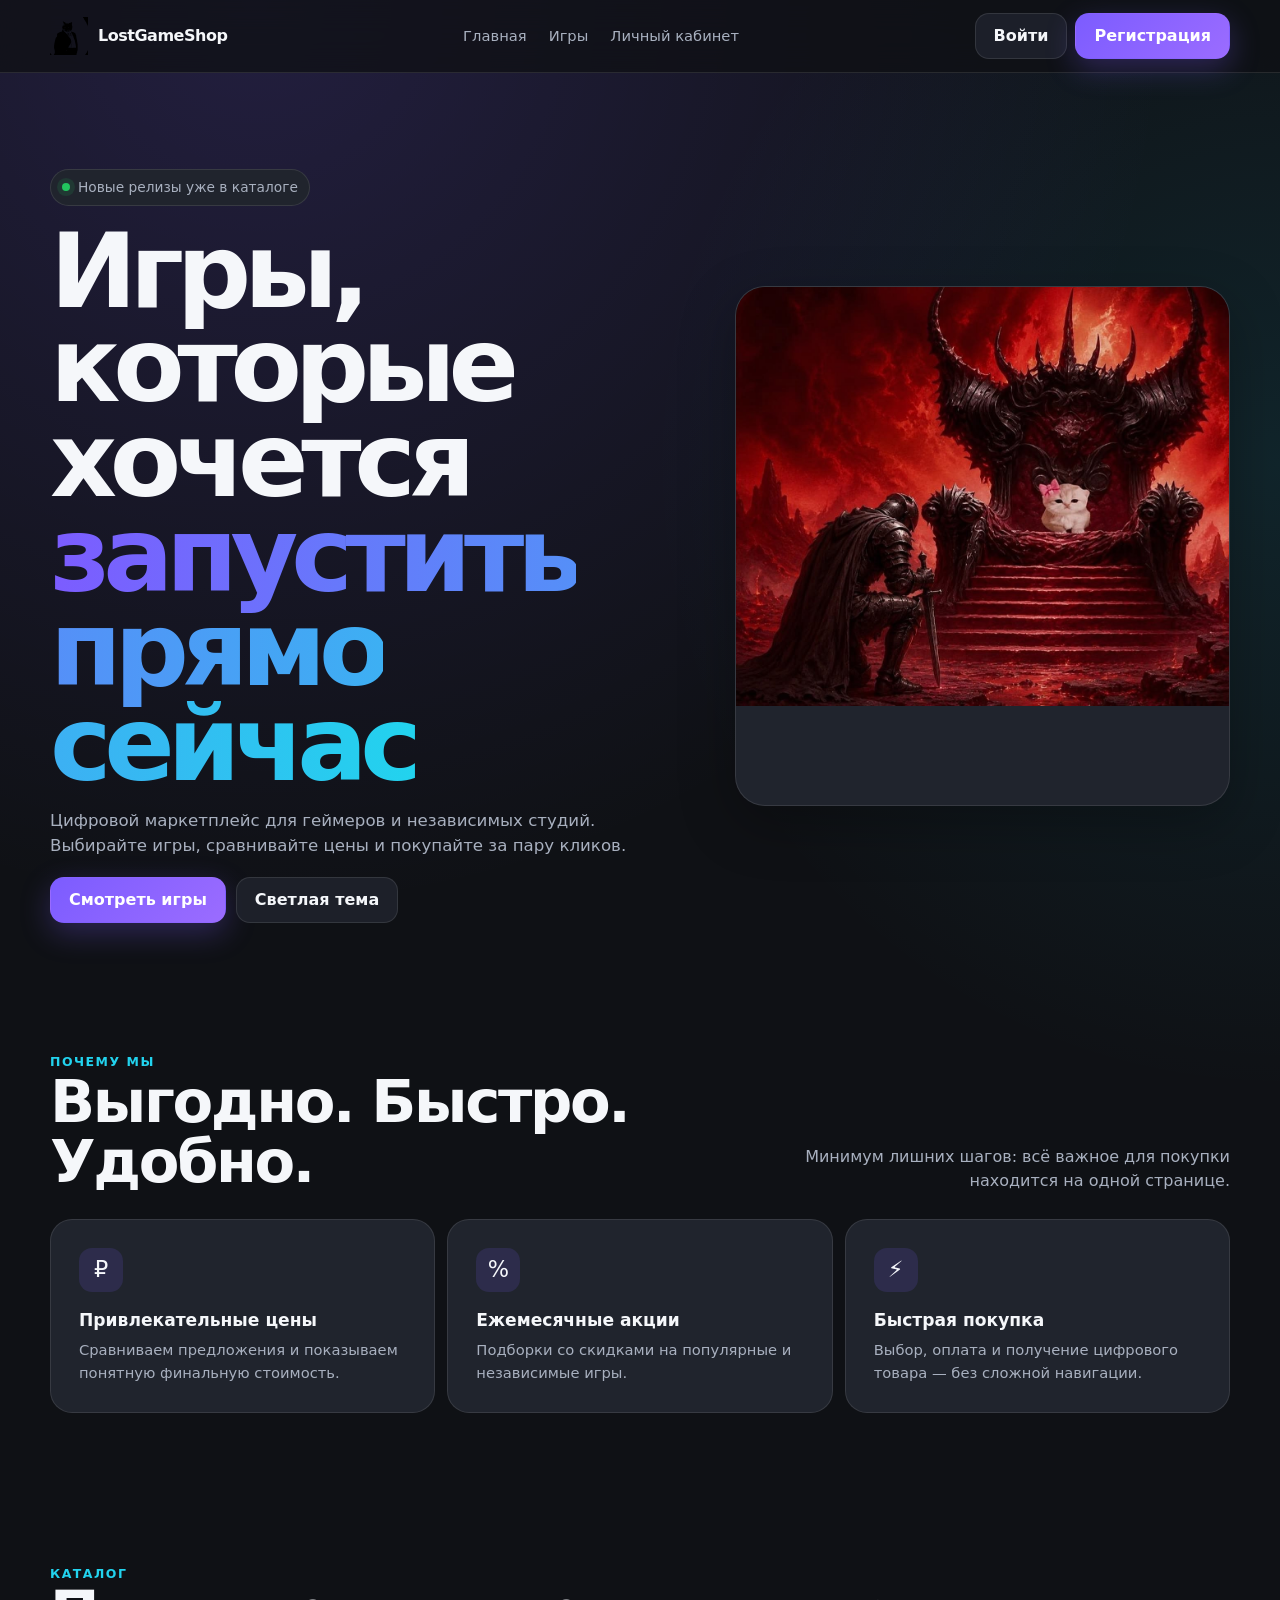
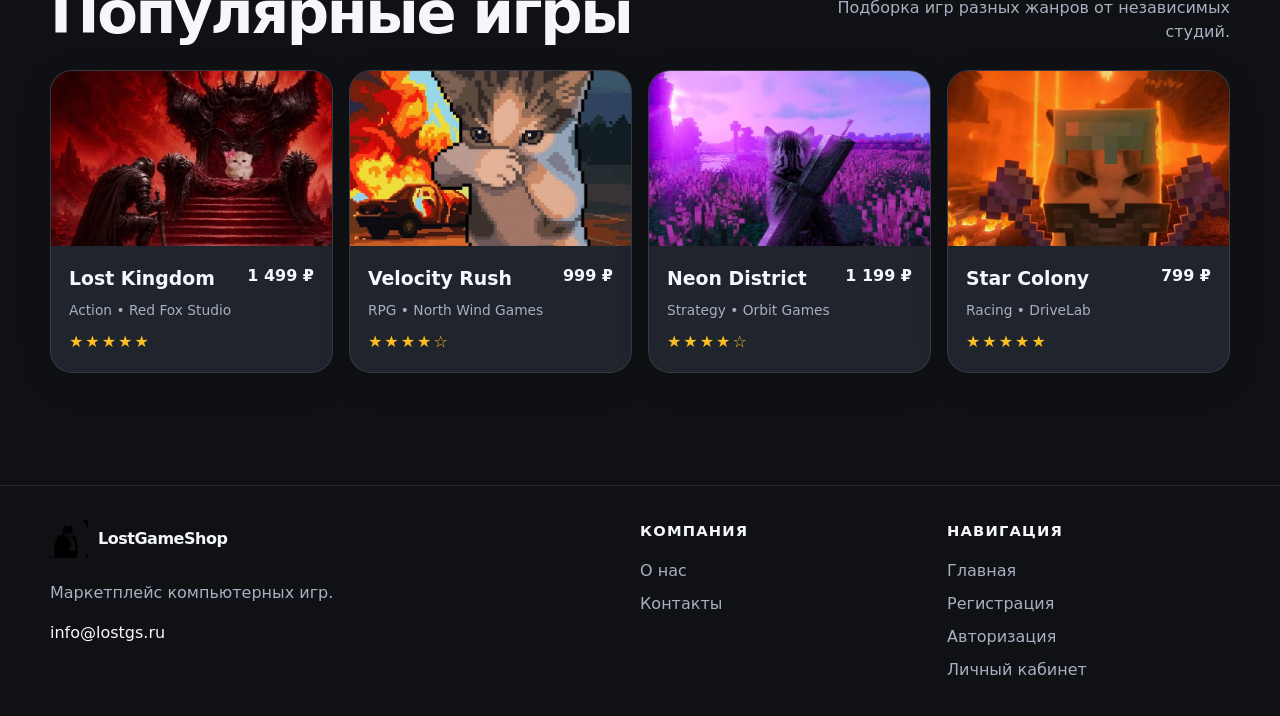
<file: LostGameShop_ready_with_media/index.html>
<!doctype html>
<html lang="ru">
<head><meta charset="utf-8"><meta name="viewport" content="width=device-width,initial-scale=1"><meta name="description" content="LostGameShop — маркетплейс компьютерных игр"><title>LostGameShop — Главная</title><link rel="stylesheet" href="css/style.css"></head>
<body>
<header class="header"><div class="container header__inner"><a class="header__logo" href="index.html"><img src="media/logo.svg" alt="Логотип LostGameShop"><span>LostGameShop</span></a><nav class="header__nav" aria-label="Основная навигация"><a href="index.html">Главная</a><a href="#games">Игры</a><a href="profile.html">Личный кабинет</a></nav><div class="header__actions"><a class="button button--ghost" href="login.html">Войти</a><a class="button button--primary" href="register.html">Регистрация</a></div></div></header>
<main>
<section class="hero"><div class="container hero__grid"><div class="hero__copy"><div class="hero__badge">Новые релизы уже в каталоге</div><h1 class="hero__title">Игры, которые хочется <span>запустить прямо сейчас</span></h1><p class="hero__text">Цифровой маркетплейс для геймеров и независимых студий. Выбирайте игры, сравнивайте цены и покупайте за пару кликов.</p><div class="hero__buttons"><a class="button button--primary" href="#games">Смотреть игры</a><a class="button button--ghost" href="index_light.html">Светлая тема</a></div></div><div class="hero__visual"><img src="media/games/game_01.jpg" alt="Lost Kingdom"></div></div></section>
<section class="section"><div class="container"><div class="section__head"><div><div class="section__eyebrow">Почему мы</div><h2 class="section__title">Выгодно. Быстро. Удобно.</h2></div><p class="section__subtitle">Минимум лишних шагов: всё важное для покупки находится на одной странице.</p></div><div class="benefits"><article class="benefit"><div class="benefit__icon">₽</div><h3 class="benefit__title">Привлекательные цены</h3><p class="benefit__text">Сравниваем предложения и показываем понятную финальную стоимость.</p></article><article class="benefit"><div class="benefit__icon">%</div><h3 class="benefit__title">Ежемесячные акции</h3><p class="benefit__text">Подборки со скидками на популярные и независимые игры.</p></article><article class="benefit"><div class="benefit__icon">⚡</div><h3 class="benefit__title">Быстрая покупка</h3><p class="benefit__text">Выбор, оплата и получение цифрового товара — без сложной навигации.</p></article></div></div></section>
<section class="section" id="games"><div class="container"><div class="section__head"><div><div class="section__eyebrow">Каталог</div><h2 class="section__title">Популярные игры</h2></div><p class="section__subtitle">Подборка игр разных жанров от независимых студий.</p></div><div class="games">
<article class="game-card"><img class="game-card__image" src="media/games/game_01.jpg" alt="Игра Lost Kingdom"><div class="game-card__body"><div class="game-card__top"><h3 class="game-card__title">Lost Kingdom</h3><div class="game-card__price">1 499 ₽</div></div><div class="game-card__meta">Action • Red Fox Studio</div><div class="game-card__rating" aria-label="Рейтинг 5 из 5">★★★★★</div></div></article>
<article class="game-card"><img class="game-card__image" src="media/games/game_02.jpg" alt="Игра Velocity Rush"><div class="game-card__body"><div class="game-card__top"><h3 class="game-card__title">Velocity Rush</h3><div class="game-card__price">999 ₽</div></div><div class="game-card__meta">RPG • North Wind Games</div><div class="game-card__rating" aria-label="Рейтинг 4 из 5">★★★★☆</div></div></article>
<article class="game-card"><img class="game-card__image" src="media/games/game_03.jpg" alt="Игра Neon District"><div class="game-card__body"><div class="game-card__top"><h3 class="game-card__title">Neon District</h3><div class="game-card__price">1 199 ₽</div></div><div class="game-card__meta">Strategy • Orbit Games</div><div class="game-card__rating" aria-label="Рейтинг 4 из 5">★★★★☆</div></div></article>
<article class="game-card"><img class="game-card__image" src="media/games/game_04.jpg" alt="Игра Star Colony"><div class="game-card__body"><div class="game-card__top"><h3 class="game-card__title">Star Colony</h3><div class="game-card__price">799 ₽</div></div><div class="game-card__meta">Racing • DriveLab</div><div class="game-card__rating" aria-label="Рейтинг 5 из 5">★★★★★</div></div></article>
</div></div></section>
</main>
<footer class="footer"><div class="container footer__grid"><div class="footer__brand"><a class="header__logo" href="index.html"><img src="media/logo.svg" alt=""><span>LostGameShop</span></a><p>Маркетплейс компьютерных игр.</p><a href="mailto:info@lostgs.ru">info@lostgs.ru</a></div><div class="footer__links"><h3 class="footer__title">Компания</h3><a href="#">О нас</a><a href="#">Контакты</a></div><div class="footer__links"><h3 class="footer__title">Навигация</h3><a href="index.html">Главная</a><a href="register.html">Регистрация</a><a href="login.html">Авторизация</a><a href="profile.html">Личный кабинет</a></div></div></footer>
</body></html>
</file>
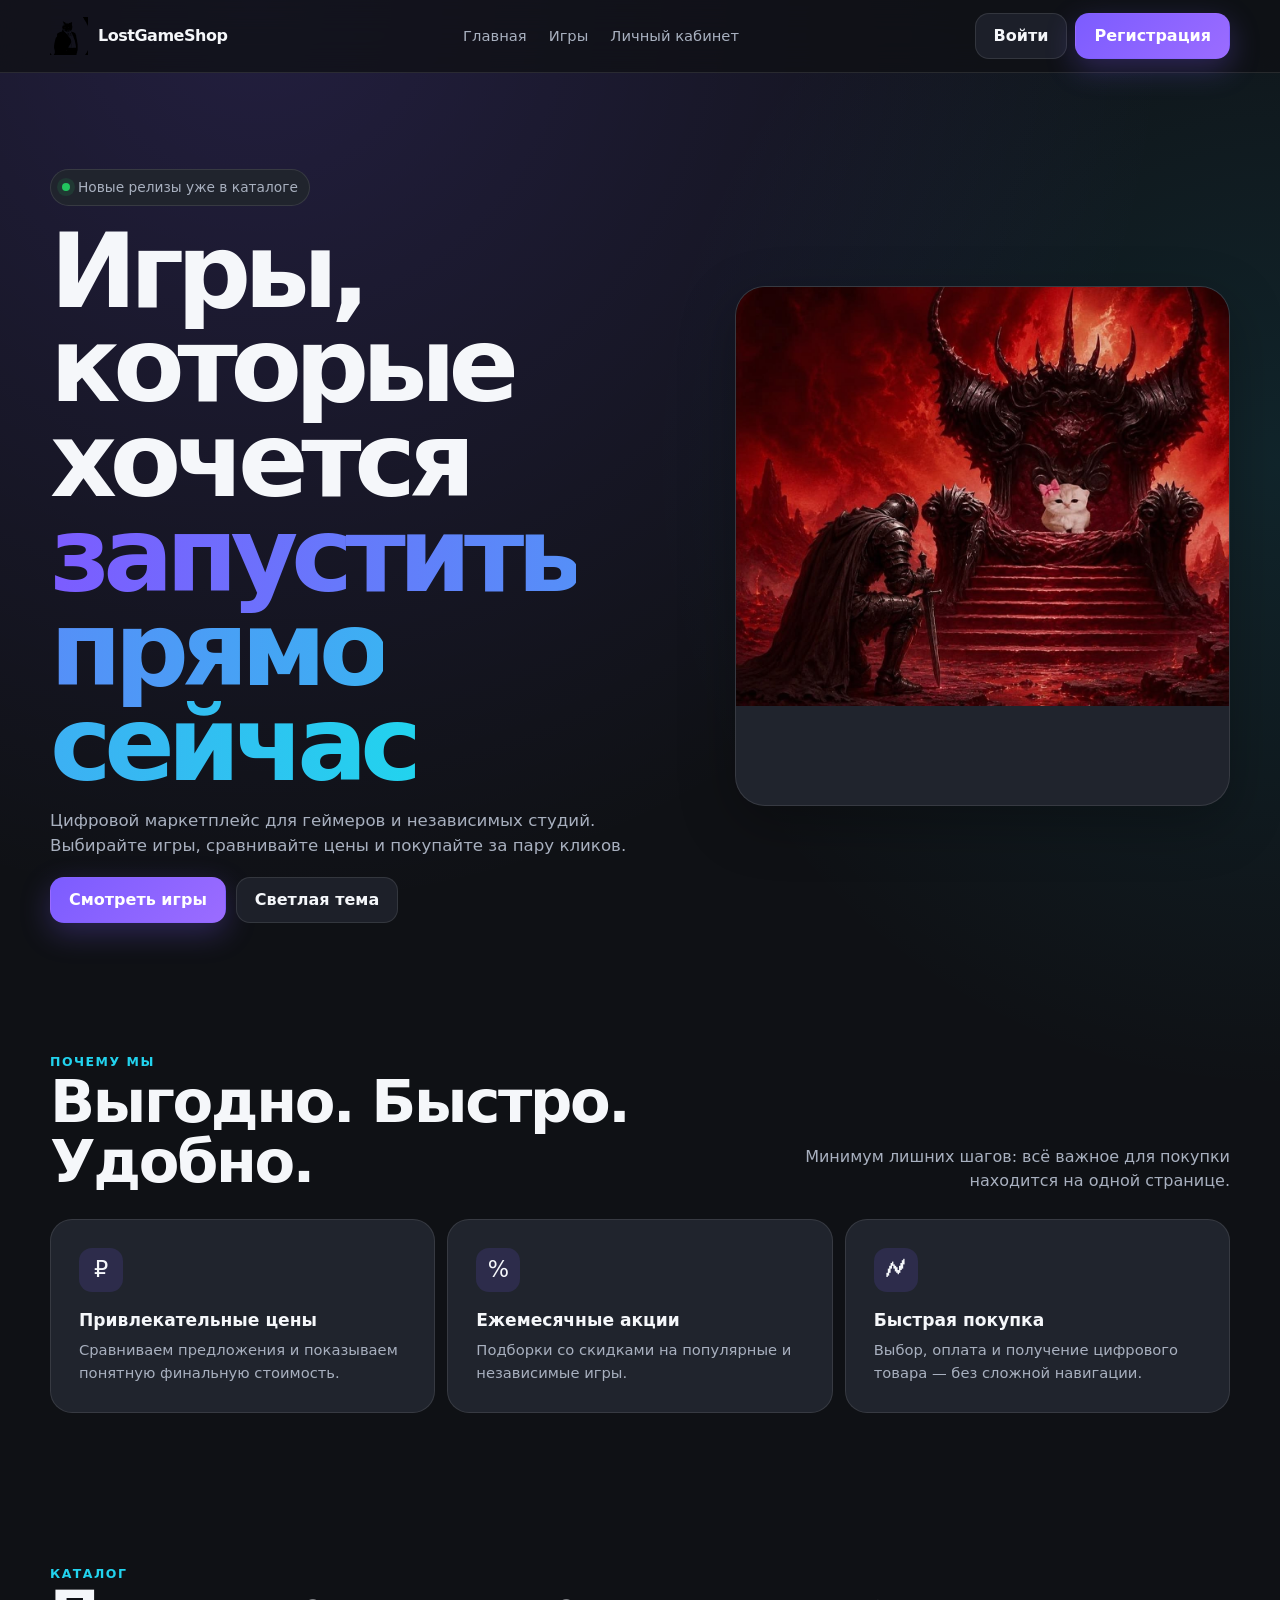
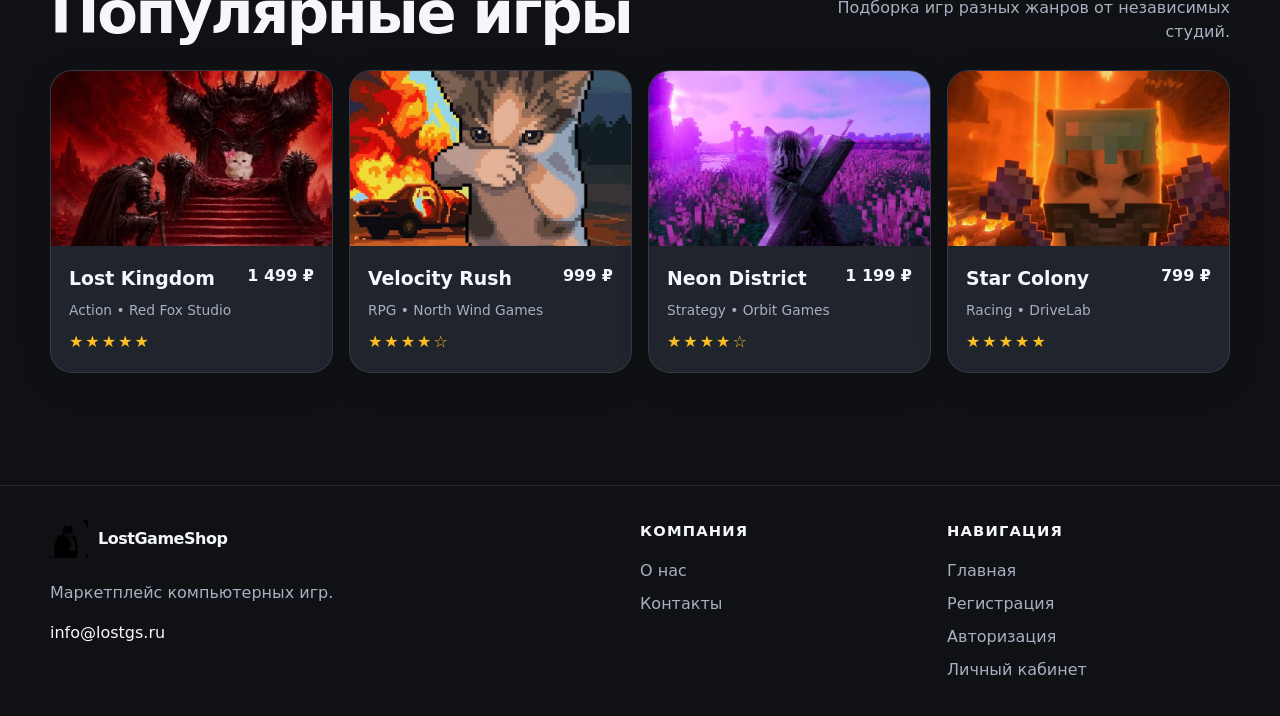
<file: LostGameShop_ready_with_media/LostGameShop_ready_with_media/index.html>
<!doctype html>
<html lang="ru">
    <head>
        <meta charset="utf-8">
        <meta name="viewport" content="width=device-width,initial-scale=1">
        <meta name="description" content="LostGameShop — маркетплейс компьютерных игр">
        <title>LostGameShop — Главная</title>
        <link rel="stylesheet" href="css/style.css">
    </head>
    <body>
        <header class="header">
            <div class="container header__inner">
                <a class="header__logo" href="index.html">
                    <img src="media/logo.svg" alt="Логотип LostGameShop">
                    <span>LostGameShop</span>
                </a>
                <nav class="header__nav" aria-label="Основная навигация">
                    <a href="index.html">Главная</a>
                    <a href="#games">Игры</a>
                    <a href="profile.html">Личный кабинет</a>
                </nav>
                <div class="header__actions">
                    <a class="button button--ghost" href="login.html">Войти</a>
                    <a class="button button--primary" href="register.html">Регистрация</a>
                </div>
            </div>
        </header>
        <main>
            <section class="hero">
                <div class="container hero__grid">
                    <div class="hero__copy">
                        <div class="hero__badge">Новые релизы уже в каталоге</div>
                        <h1 class="hero__title">Игры, которые хочется <span>запустить прямо сейчас</span></h1>
                        <p class="hero__text">Цифровой маркетплейс для геймеров и независимых студий. Выбирайте игры, сравнивайте цены и покупайте за пару кликов.</p>
                        <div class="hero__buttons">
                            <a class="button button--primary" href="#games">Смотреть игры</a>
                            <a class="button button--ghost" href="index_light.html">Светлая тема</a>
                        </div>
                    </div>
                    <div class="hero__visual">
                        <img src="media/games/game_01.jpg" alt="Lost Kingdom">
                    </div>
                </div>
            </section>
            <section class="section">
                <div class="container">
                    <div class="section__head">
                        <div>
                            <div class="section__eyebrow">Почему мы</div>
                            <h2 class="section__title">Выгодно. Быстро. Удобно.</h2>
                        </div>
                        <p class="section__subtitle">Минимум лишних шагов: всё важное для покупки находится на одной странице.</p>
                    </div>
                    <div class="benefits">
                        <article class="benefit">
                            <div class="benefit__icon">₽</div>
                            <h3 class="benefit__title">Привлекательные цены</h3>
                            <p class="benefit__text">Сравниваем предложения и показываем понятную финальную стоимость.</p>
                        </article>
                        <article class="benefit">
                            <div class="benefit__icon">%</div>
                            <h3 class="benefit__title">Ежемесячные акции</h3>
                            <p class="benefit__text">Подборки со скидками на популярные и независимые игры.</p>
                        </article>
                        <article class="benefit">
                            <div class="benefit__icon">🗲</div>
                            <h3 class="benefit__title">Быстрая покупка</h3>
                            <p class="benefit__text">Выбор, оплата и получение цифрового товара — без сложной навигации.</p>
                        </article>
                    </div>
                </div>
            </section>
            <section class="section" id="games">
                <div class="container">
                    <div class="section__head">
                    <div>
                        <div class="section__eyebrow">Каталог</div>
                        <h2 class="section__title">Популярные игры</h2>
                        </div>
                        <p class="section__subtitle">Подборка игр разных жанров от независимых студий.</p>
                    </div>
                    <div class="games">
                        <article class="game-card">
                            <img class="game-card__image" src="media/games/game_01.jpg" alt="Игра Lost Kingdom">
                            <div class="game-card__body">
                                <div class="game-card__top">
                                    <h3 class="game-card__title">Lost Kingdom</h3>
                                    <div class="game-card__price">1 499 ₽</div>
                                </div>
                                <div class="game-card__meta">Action • Red Fox Studio</div>
                                <div class="game-card__rating">
                                    <span aria-hidden="true">★★★★★</span>
                                    <span class="visually-hidden">Рейтинг 5 из 5</span>
                                </div>
                            </div>
                        </article>
                        <article class="game-card">
                            <img class="game-card__image" src="media/games/game_02.jpg" alt="Игра Velocity Rush">
                            <div class="game-card__body">
                                <div class="game-card__top">
                                    <h3 class="game-card__title">Velocity Rush</h3>
                                    <div class="game-card__price">999 ₽</div>
                                </div>
                                <div class="game-card__meta">RPG • North Wind Games</div>
                                 <div class="game-card__rating">
                                    <span aria-hidden="true">★★★★☆</span>
                                    <span class="visually-hidden">Рейтинг 4 из 5</span>
                                </div>
                            </div>
                        </article>
                        <article class="game-card">
                            <img class="game-card__image" src="media/games/game_03.jpg" alt="Игра Neon District">
                            <div class="game-card__body">
                                <div class="game-card__top">
                                    <h3 class="game-card__title">Neon District</h3>
                                    <div class="game-card__price">1 199 ₽</div>
                                </div>
                                <div class="game-card__meta">Strategy • Orbit Games</div>
                                <div class="game-card__rating">
                                    <span aria-hidden="true">★★★★☆</span>
                                    <span class="visually-hidden">Рейтинг 4 из 5</span>
                                </div>
                            </div>
                        </article>
                        <article class="game-card">
                            <img class="game-card__image" src="media/games/game_04.jpg" alt="Игра Star Colony">
                            <div class="game-card__body">
                                <div class="game-card__top">
                                    <h3 class="game-card__title">Star Colony</h3>
                                    <div class="game-card__price">799 ₽</div>
                                </div>
                                <div class="game-card__meta">Racing • DriveLab</div>
                                 <div class="game-card__rating">
                                    <span aria-hidden="true">★★★★★</span>
                                    <span class="visually-hidden">Рейтинг 5 из 5</span>
                                </div>
                            </div>
                        </article>
                    </div>
                </div>
            </section>
        </main>
        <footer class="footer">
            <div class="container footer__grid">
                <div class="footer__brand">
                    <a class="header__logo" href="index.html">
                        <img src="media/logo.svg" alt="">
                        <span>LostGameShop</span>
                    </a>
                    <p>Маркетплейс компьютерных игр.</p>
                    <a href="mailto:info@lostgs.ru">info@lostgs.ru</a>
                </div>
                <div class="footer__links">
                    <h3 class="footer__title">Компания</h3>
                    <a href="#">О нас</a>
                    <a href="#">Контакты</a>
                </div>
                <div class="footer__links">
                    <h3 class="footer__title">Навигация</h3>
                    <a href="index.html">Главная</a>
                    <a href="register.html">Регистрация</a>
                    <a href="login.html">Авторизация</a>
                    <a href="profile.html">Личный кабинет</a>
                </div>
            </div>
        </footer>
    </body>
</html>
</file>
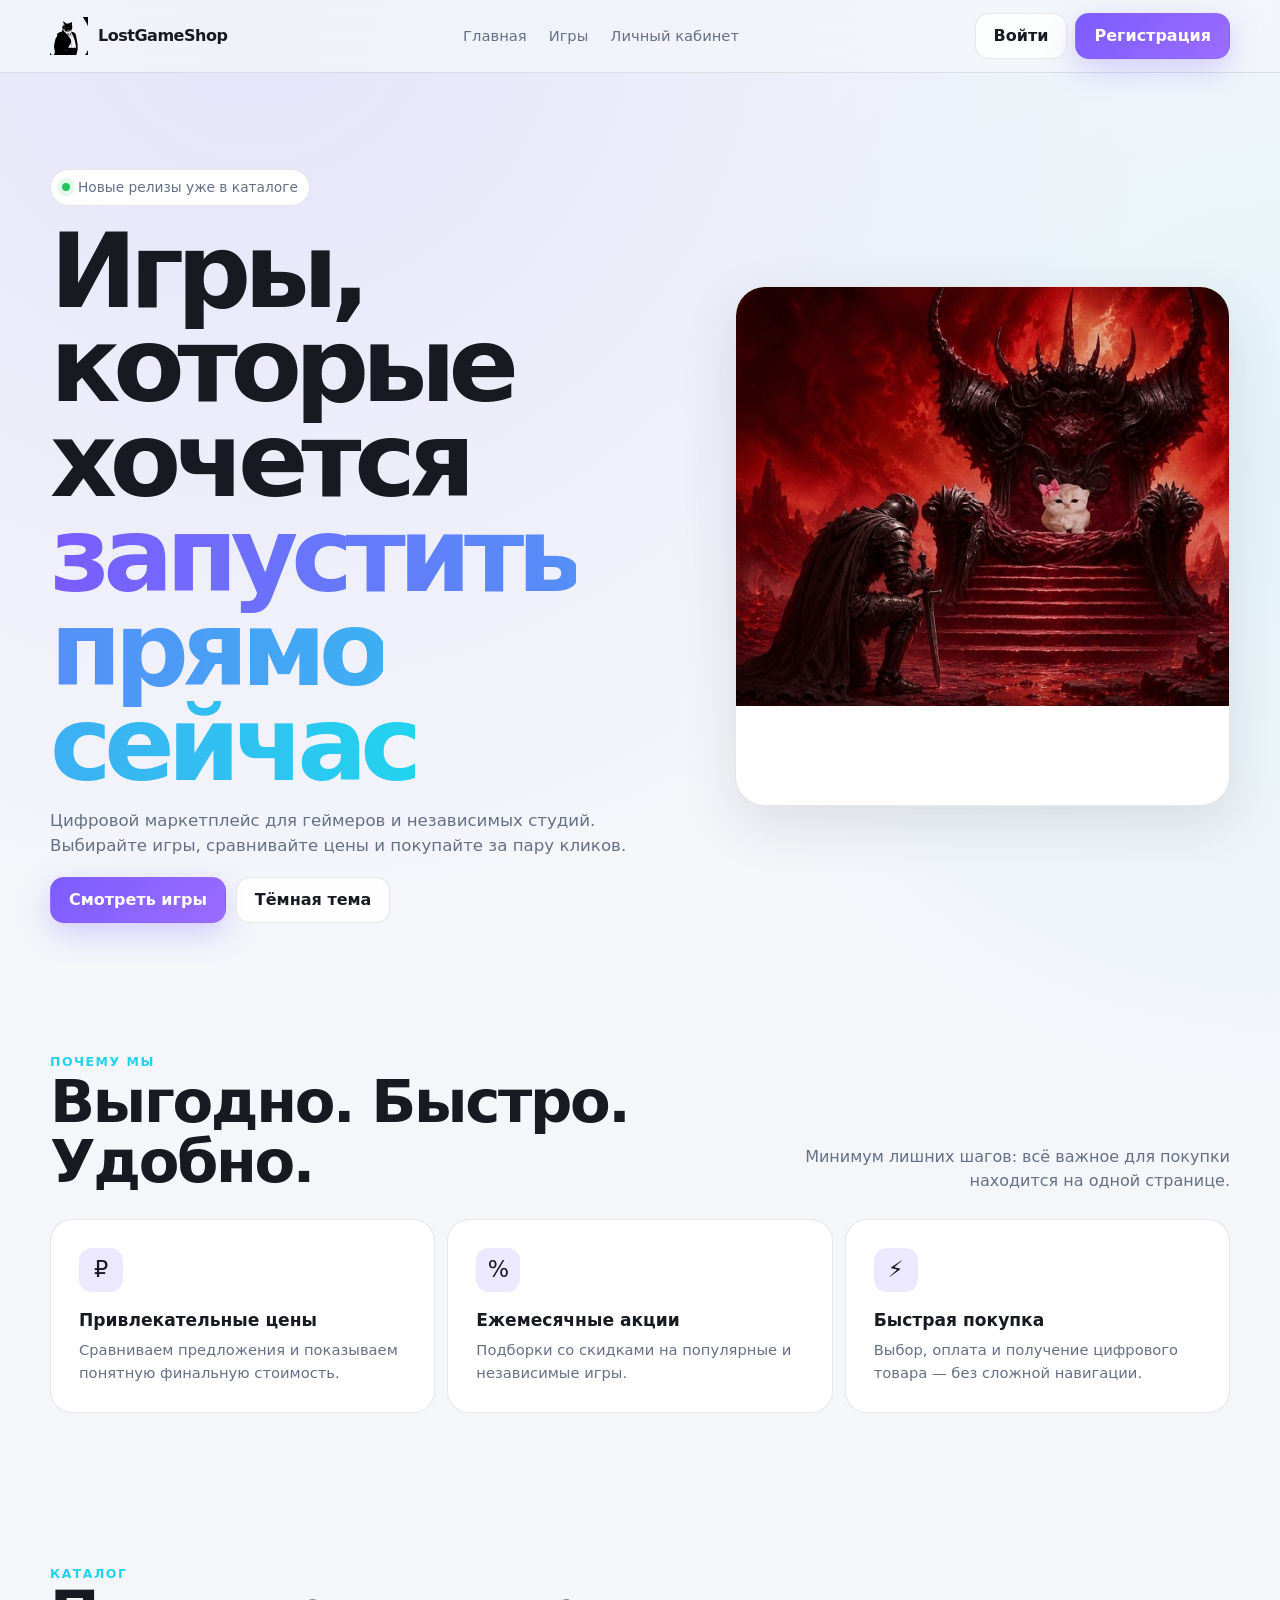
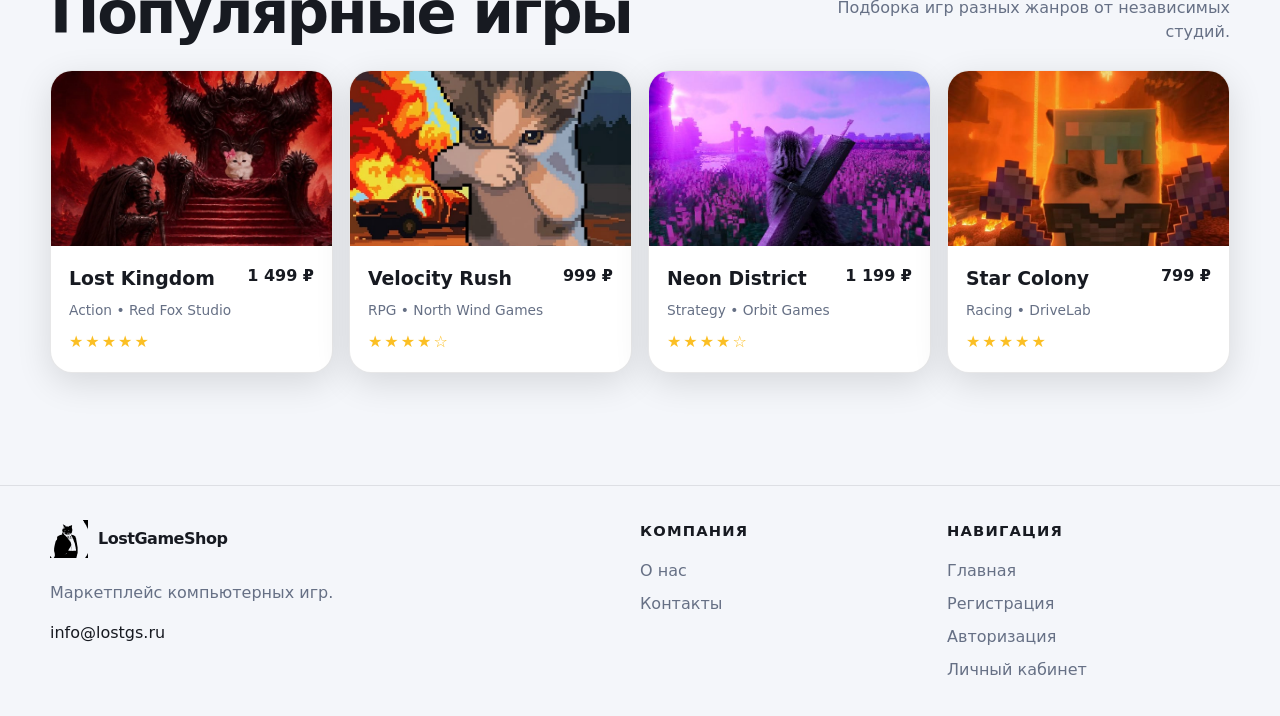
<file: LostGameShop_ready_with_media/index_light.html>
<!doctype html>
<html lang="ru">
<head><meta charset="utf-8"><meta name="viewport" content="width=device-width,initial-scale=1"><meta name="description" content="LostGameShop — маркетплейс компьютерных игр"><title>LostGameShop — Светлая тема</title><link rel="stylesheet" href="css/style.css"></head>
<body class="page--light">
<header class="header"><div class="container header__inner"><a class="header__logo" href="index.html"><img src="media/logo.svg" alt="Логотип LostGameShop"><span>LostGameShop</span></a><nav class="header__nav" aria-label="Основная навигация"><a href="index.html">Главная</a><a href="#games">Игры</a><a href="profile.html">Личный кабинет</a></nav><div class="header__actions"><a class="button button--ghost" href="login.html">Войти</a><a class="button button--primary" href="register.html">Регистрация</a></div></div></header>
<main>
<section class="hero"><div class="container hero__grid"><div class="hero__copy"><div class="hero__badge">Новые релизы уже в каталоге</div><h1 class="hero__title">Игры, которые хочется <span>запустить прямо сейчас</span></h1><p class="hero__text">Цифровой маркетплейс для геймеров и независимых студий. Выбирайте игры, сравнивайте цены и покупайте за пару кликов.</p><div class="hero__buttons"><a class="button button--primary" href="#games">Смотреть игры</a><a class="button button--ghost" href="index.html">Тёмная тема</a></div></div><div class="hero__visual"><img src="media/games/game_01.jpg" alt="Lost Kingdom"></div></div></section>
<section class="section"><div class="container"><div class="section__head"><div><div class="section__eyebrow">Почему мы</div><h2 class="section__title">Выгодно. Быстро. Удобно.</h2></div><p class="section__subtitle">Минимум лишних шагов: всё важное для покупки находится на одной странице.</p></div><div class="benefits"><article class="benefit"><div class="benefit__icon">₽</div><h3 class="benefit__title">Привлекательные цены</h3><p class="benefit__text">Сравниваем предложения и показываем понятную финальную стоимость.</p></article><article class="benefit"><div class="benefit__icon">%</div><h3 class="benefit__title">Ежемесячные акции</h3><p class="benefit__text">Подборки со скидками на популярные и независимые игры.</p></article><article class="benefit"><div class="benefit__icon">⚡</div><h3 class="benefit__title">Быстрая покупка</h3><p class="benefit__text">Выбор, оплата и получение цифрового товара — без сложной навигации.</p></article></div></div></section>
<section class="section" id="games"><div class="container"><div class="section__head"><div><div class="section__eyebrow">Каталог</div><h2 class="section__title">Популярные игры</h2></div><p class="section__subtitle">Подборка игр разных жанров от независимых студий.</p></div><div class="games">
<article class="game-card"><img class="game-card__image" src="media/games/game_01.jpg" alt="Игра Lost Kingdom"><div class="game-card__body"><div class="game-card__top"><h3 class="game-card__title">Lost Kingdom</h3><div class="game-card__price">1 499 ₽</div></div><div class="game-card__meta">Action • Red Fox Studio</div><div class="game-card__rating" aria-label="Рейтинг 5 из 5">★★★★★</div></div></article>
<article class="game-card"><img class="game-card__image" src="media/games/game_02.jpg" alt="Игра Velocity Rush"><div class="game-card__body"><div class="game-card__top"><h3 class="game-card__title">Velocity Rush</h3><div class="game-card__price">999 ₽</div></div><div class="game-card__meta">RPG • North Wind Games</div><div class="game-card__rating" aria-label="Рейтинг 4 из 5">★★★★☆</div></div></article>
<article class="game-card"><img class="game-card__image" src="media/games/game_03.jpg" alt="Игра Neon District"><div class="game-card__body"><div class="game-card__top"><h3 class="game-card__title">Neon District</h3><div class="game-card__price">1 199 ₽</div></div><div class="game-card__meta">Strategy • Orbit Games</div><div class="game-card__rating" aria-label="Рейтинг 4 из 5">★★★★☆</div></div></article>
<article class="game-card"><img class="game-card__image" src="media/games/game_04.jpg" alt="Игра Star Colony"><div class="game-card__body"><div class="game-card__top"><h3 class="game-card__title">Star Colony</h3><div class="game-card__price">799 ₽</div></div><div class="game-card__meta">Racing • DriveLab</div><div class="game-card__rating" aria-label="Рейтинг 5 из 5">★★★★★</div></div></article>
</div></div></section>
</main>
<footer class="footer"><div class="container footer__grid"><div class="footer__brand"><a class="header__logo" href="index.html"><img src="media/logo.svg" alt=""><span>LostGameShop</span></a><p>Маркетплейс компьютерных игр.</p><a href="mailto:info@lostgs.ru">info@lostgs.ru</a></div><div class="footer__links"><h3 class="footer__title">Компания</h3><a href="#">О нас</a><a href="#">Контакты</a></div><div class="footer__links"><h3 class="footer__title">Навигация</h3><a href="index.html">Главная</a><a href="register.html">Регистрация</a><a href="login.html">Авторизация</a><a href="profile.html">Личный кабинет</a></div></div></footer>
</body></html>
</file>
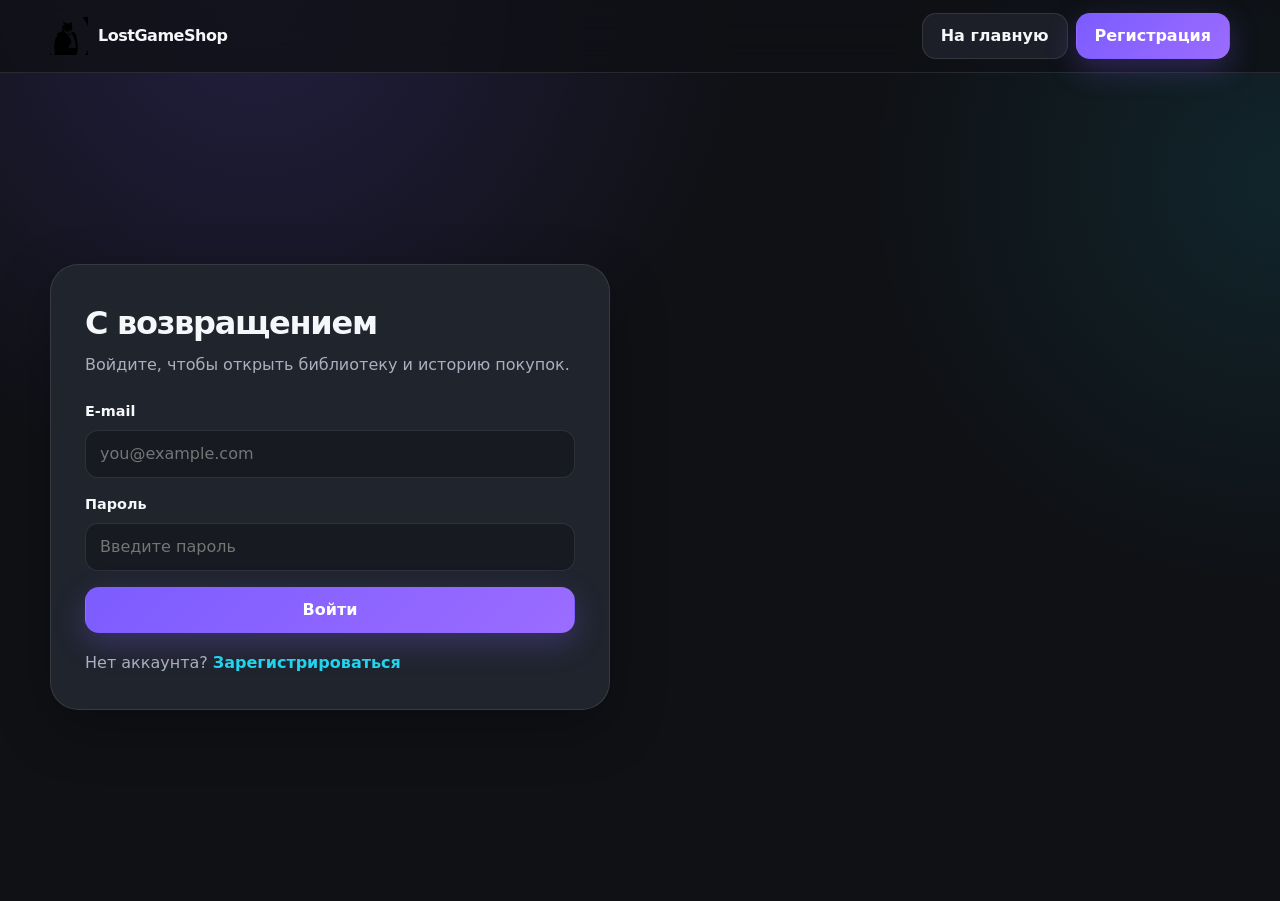
<file: LostGameShop_ready_with_media/login.html>
<!doctype html><html lang="ru"><head><meta charset="utf-8"><meta name="viewport" content="width=device-width,initial-scale=1"><title>Вход — LostGameShop</title><link rel="stylesheet" href="css/style.css"></head><body><header class="header"><div class="container header__inner"><a class="header__logo" href="index.html"><img src="media/logo.svg" alt="Логотип"><span>LostGameShop</span></a><div class="header__actions"><a class="button button--ghost" href="index.html">На главную</a><a class="button button--primary" href="register.html">Регистрация</a></div></div></header><main class="auth"><div class="container"><section class="auth__card"><h1 class="auth__title">С возвращением</h1><p class="auth__text">Войдите, чтобы открыть библиотеку и историю покупок.</p><form class="form" action="#" method="post"><label class="form__field"><span class="form__label">E-mail</span><input class="form__input" type="email" name="email" placeholder="you@example.com" required></label><label class="form__field"><span class="form__label">Пароль</span><input class="form__input" type="password" name="password" placeholder="Введите пароль" required></label><button class="button button--primary button--wide" type="submit">Войти</button></form><p class="auth__text" style="margin-top:18px;margin-bottom:0">Нет аккаунта? <a class="auth__link" href="register.html">Зарегистрироваться</a></p></section></div></main></body></html>
</file>
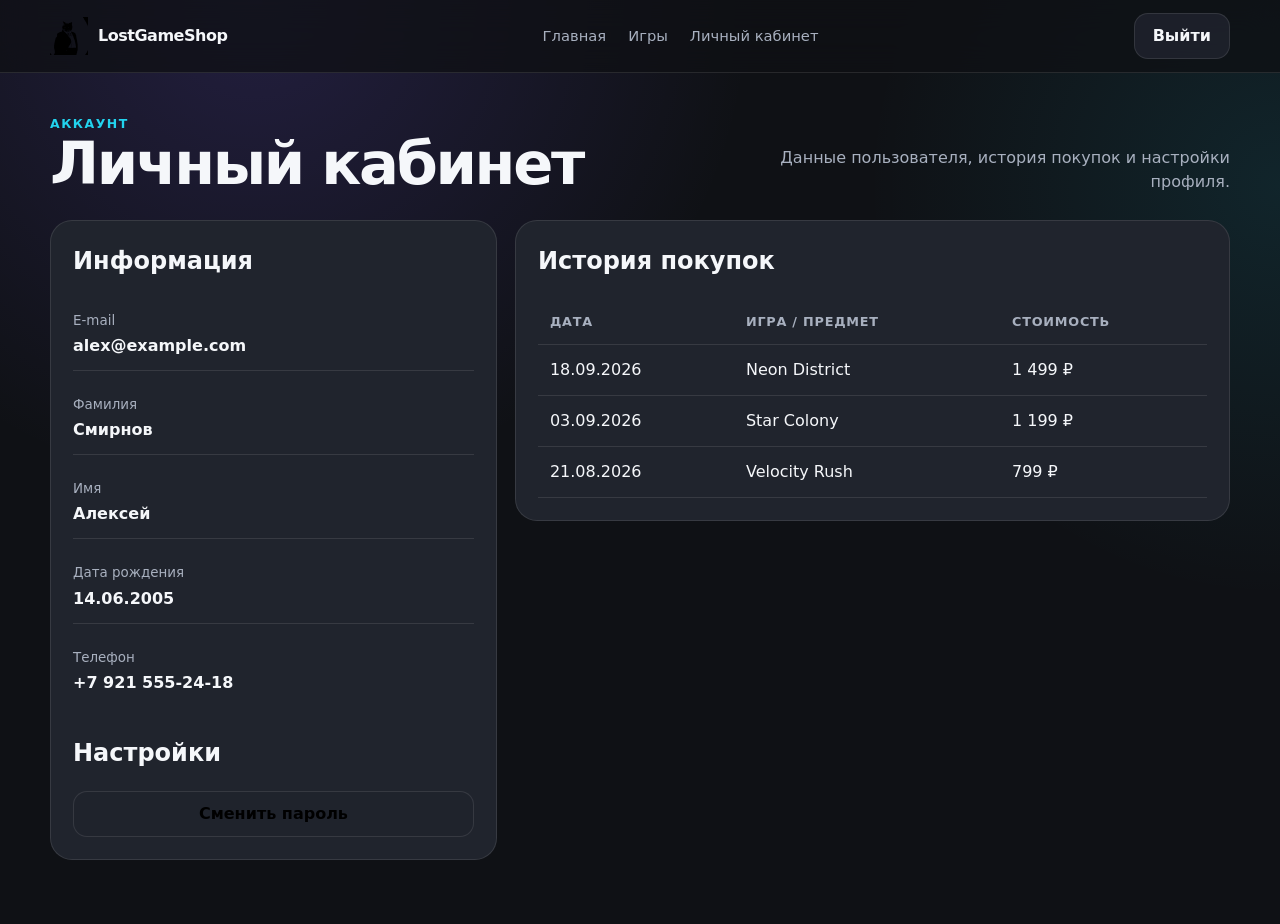
<file: LostGameShop_ready_with_media/profile.html>
<!doctype html><html lang="ru"><head><meta charset="utf-8"><meta name="viewport" content="width=device-width,initial-scale=1"><title>Личный кабинет — LostGameShop</title><link rel="stylesheet" href="css/style.css"></head><body><header class="header"><div class="container header__inner"><a class="header__logo" href="index.html"><img src="media/logo.svg" alt="Логотип"><span>LostGameShop</span></a><nav class="header__nav"><a href="index.html">Главная</a><a href="index.html#games">Игры</a><a href="profile.html">Личный кабинет</a></nav><div class="header__actions"><a class="button button--ghost" href="index.html">Выйти</a></div></div></header><main class="profile"><div class="container"><div class="section__head"><div><div class="section__eyebrow">Аккаунт</div><h1 class="section__title">Личный кабинет</h1></div><p class="section__subtitle">Данные пользователя, история покупок и настройки профиля.</p></div><div class="profile__layout"><aside class="profile__card"><h2>Информация</h2><div class="profile__info"><div class="profile__row"><div class="profile__key">E-mail</div><div class="profile__value">alex@example.com</div></div><div class="profile__row"><div class="profile__key">Фамилия</div><div class="profile__value">Смирнов</div></div><div class="profile__row"><div class="profile__key">Имя</div><div class="profile__value">Алексей</div></div><div class="profile__row"><div class="profile__key">Дата рождения</div><div class="profile__value">14.06.2005</div></div><div class="profile__row"><div class="profile__key">Телефон</div><div class="profile__value">+7 921 555-24-18</div></div></div><h2 style="margin-top:28px">Настройки</h2><button class="button button--ghost button--wide" type="button">Сменить пароль</button></aside><section class="profile__card"><h2>История покупок</h2><div class="table-wrap"><table class="table"><thead><tr><th>Дата</th><th>Игра / предмет</th><th>Стоимость</th></tr></thead><tbody><tr><td>18.09.2026</td><td>Neon District</td><td>1 499 ₽</td></tr><tr><td>03.09.2026</td><td>Star Colony</td><td>1 199 ₽</td></tr><tr><td>21.08.2026</td><td>Velocity Rush</td><td>799 ₽</td></tr></tbody></table></div></section></div></div></main></body></html>
</file>
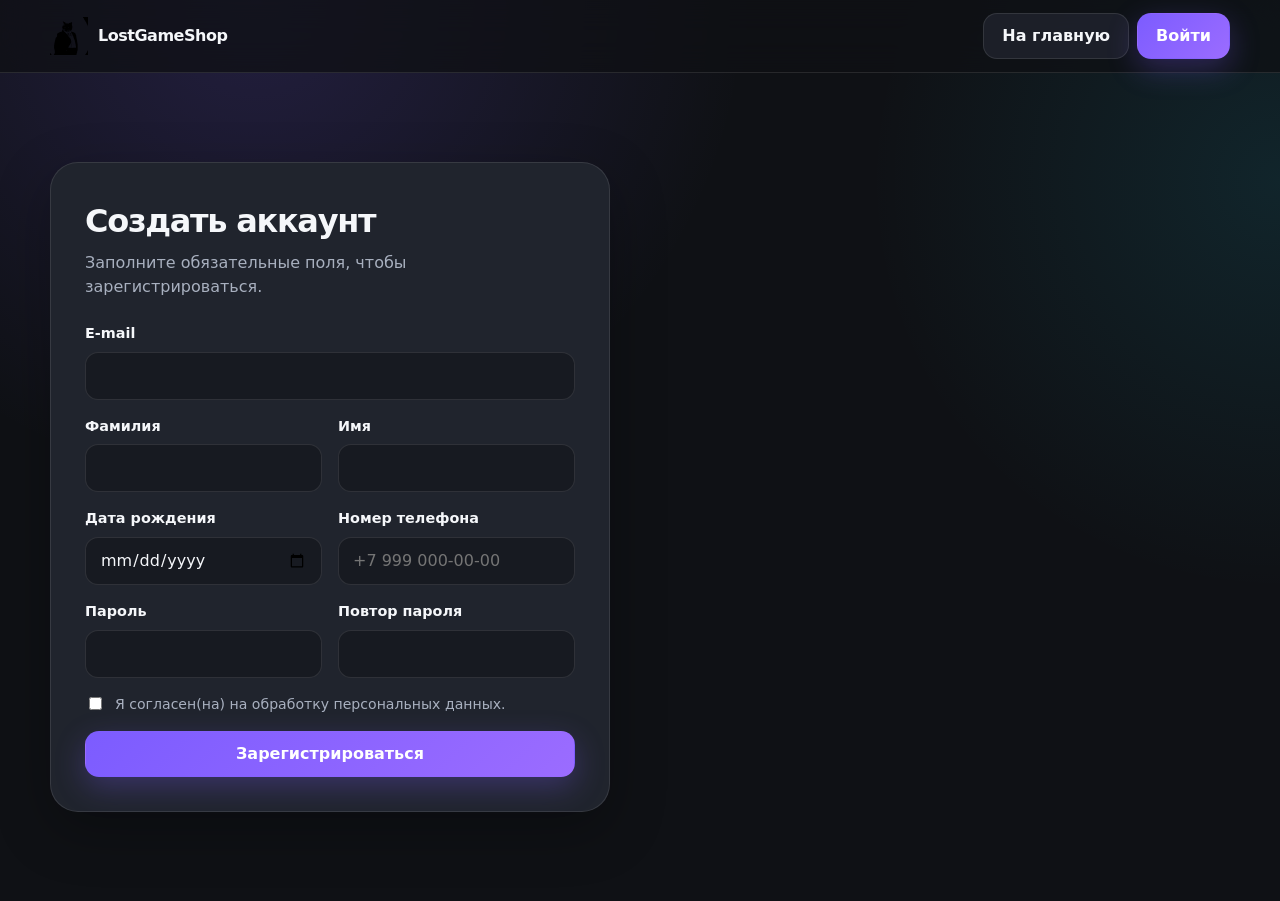
<file: LostGameShop_ready_with_media/register.html>
<!doctype html><html lang="ru"><head><meta charset="utf-8"><meta name="viewport" content="width=device-width,initial-scale=1"><title>Регистрация — LostGameShop</title><link rel="stylesheet" href="css/style.css"></head><body><header class="header"><div class="container header__inner"><a class="header__logo" href="index.html"><img src="media/logo.svg" alt="Логотип"><span>LostGameShop</span></a><div class="header__actions"><a class="button button--ghost" href="index.html">На главную</a><a class="button button--primary" href="login.html">Войти</a></div></div></header><main class="auth"><div class="container"><section class="auth__card"><h1 class="auth__title">Создать аккаунт</h1><p class="auth__text">Заполните обязательные поля, чтобы зарегистрироваться.</p><form class="form" action="#" method="post"><label class="form__field"><span class="form__label">E-mail</span><input class="form__input" type="email" name="email" required></label><div class="form__grid"><label class="form__field"><span class="form__label">Фамилия</span><input class="form__input" type="text" name="surname" required></label><label class="form__field"><span class="form__label">Имя</span><input class="form__input" type="text" name="name" required></label></div><div class="form__grid"><label class="form__field"><span class="form__label">Дата рождения</span><input class="form__input" type="date" name="birthdate" required></label><label class="form__field"><span class="form__label">Номер телефона</span><input class="form__input" type="tel" name="phone" placeholder="+7 999 000-00-00" required></label></div><div class="form__grid"><label class="form__field"><span class="form__label">Пароль</span><input class="form__input" type="password" name="password" minlength="6" required></label><label class="form__field"><span class="form__label">Повтор пароля</span><input class="form__input" type="password" name="password_repeat" minlength="6" required></label></div><label class="form__check"><input type="checkbox" name="personal_data" required><span>Я согласен(на) на обработку персональных данных.</span></label><button class="button button--primary button--wide" type="submit">Зарегистрироваться</button></form></section></div></main></body></html>
</file>
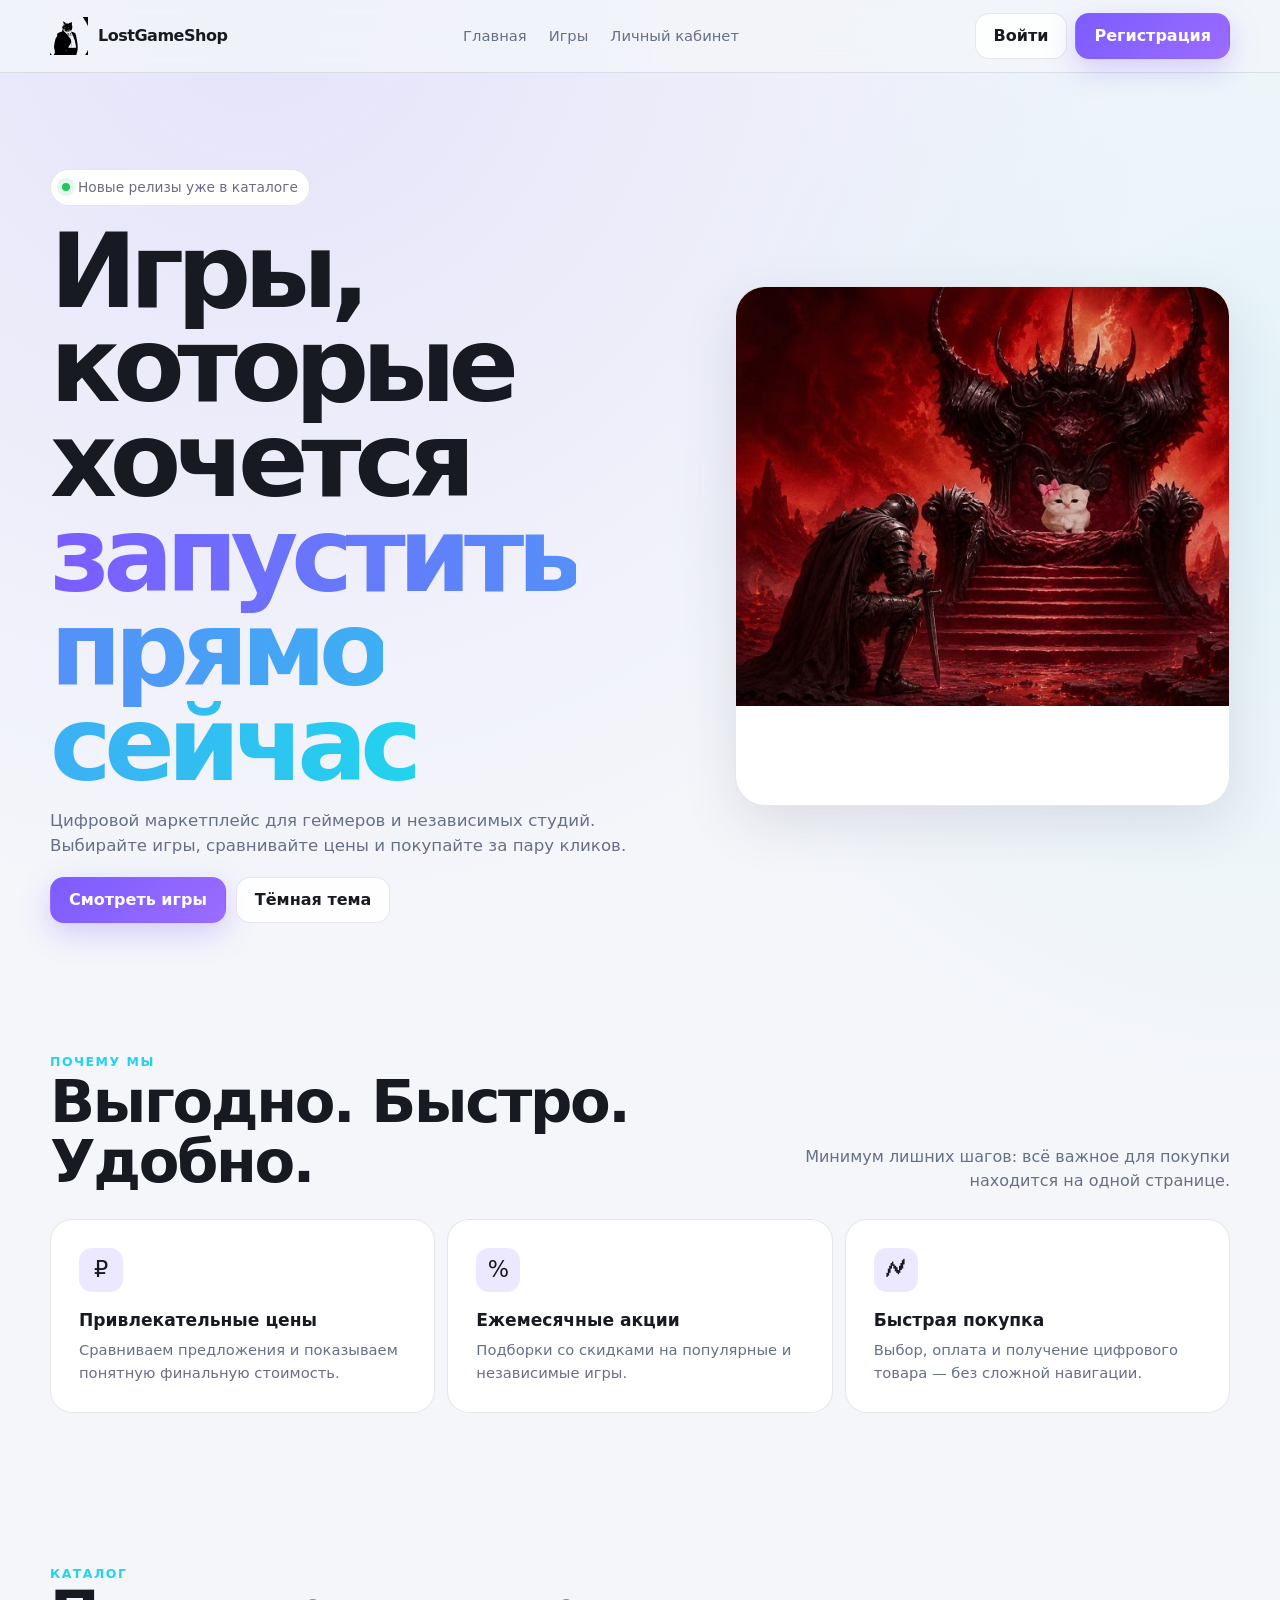
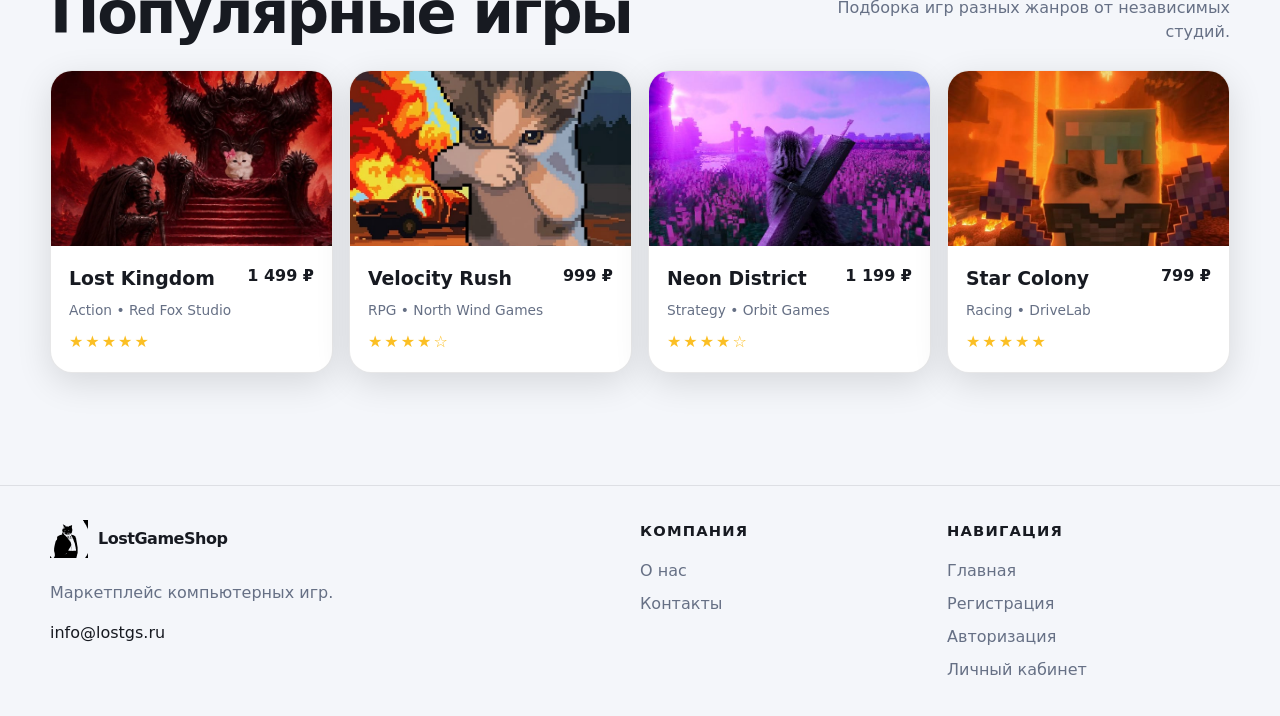
<file: LostGameShop_ready_with_media/LostGameShop_ready_with_media/index_light.html>
<!doctype html>
<html lang="ru">
    <head>
        <meta charset="utf-8">
        <meta name="viewport" content="width=device-width,initial-scale=1">
        <meta name="description" content="LostGameShop — маркетплейс компьютерных игр">
        <title>LostGameShop — Светлая тема</title>
        <link rel="stylesheet" href="css/style.css">
    </head>
    <body class="page--light">
        <header class="header">
            <div class="container header__inner">
                <a class="header__logo" href="index.html">
                    <img src="media/logo.svg" alt="Логотип LostGameShop">
                    <span>LostGameShop</span>
                </a>
                <nav class="header__nav" aria-label="Основная навигация">
                    <a href="index.html">Главная</a>
                    <a href="#games">Игры</a>
                    <a href="profile.html">Личный кабинет</a>
                </nav>
                <div class="header__actions">
                    <a class="button button--ghost" href="login.html">Войти</a>
                    <a class="button button--primary" href="register.html">Регистрация</a>
                </div>
            </div>
        </header>
        <main>
            <section class="hero">
                <div class="container hero__grid">
                    <div class="hero__copy">
                        <div class="hero__badge">Новые релизы уже в каталоге</div>
                        <h1 class="hero__title">Игры, которые хочется <span>запустить прямо сейчас</span>
                        </h1>
                        <p class="hero__text">Цифровой маркетплейс для геймеров и независимых студий. Выбирайте игры, сравнивайте цены и покупайте за пару кликов.</p>
                        <div class="hero__buttons">
                            <a class="button button--primary" href="#games">Смотреть игры</a>
                            <a class="button button--ghost" href="index.html">Тёмная тема</a>
                        </div>
                    </div>
                    <div class="hero__visual">
                        <img src="media/games/game_01.jpg" alt="Lost Kingdom">
                    </div>
                </div>
            </section>
            <section class="section">
                <div class="container">
                    <div class="section__head">
                        <div>
                            <div class="section__eyebrow">Почему мы</div>
                            <h2 class="section__title">Выгодно. Быстро. Удобно.</h2>
                        </div>
                        <p class="section__subtitle">Минимум лишних шагов: всё важное для покупки находится на одной странице.</p>
                    </div>
                    <div class="benefits">
                        <article class="benefit">
                            <div class="benefit__icon">₽</div>
                            <h3 class="benefit__title">Привлекательные цены</h3>
                            <p class="benefit__text">Сравниваем предложения и показываем понятную финальную стоимость.</p>
                        </article>
                        <article class="benefit">
                            <div class="benefit__icon">%</div>
                            <h3 class="benefit__title">Ежемесячные акции</h3>
                            <p class="benefit__text">Подборки со скидками на популярные и независимые игры.</p>
                        </article>
                        <article class="benefit">
                            <div class="benefit__icon">🗲</div>
                            <h3 class="benefit__title">Быстрая покупка</h3>
                            <p class="benefit__text">Выбор, оплата и получение цифрового товара — без сложной навигации.</p>
                        </article>
                    </div>
                </div>
            </section>
            <section class="section" id="games">
                <div class="container">
                    <div class="section__head">
                        <div>
                            <div class="section__eyebrow">Каталог</div>
                            <h2 class="section__title">Популярные игры</h2>
                        </div>
                        <p class="section__subtitle">Подборка игр разных жанров от независимых студий.</p>
                    </div>
                    <div class="games">
                        <article class="game-card">
                            <img class="game-card__image" src="media/games/game_01.jpg" alt="Игра Lost Kingdom">
                            <div class="game-card__body">
                                <div class="game-card__top">
                                    <h3 class="game-card__title">Lost Kingdom</h3>
                                    <div class="game-card__price">1 499 ₽</div>
                                </div>
                                <div class="game-card__meta">Action • Red Fox Studio</div>
                                <div class="game-card__rating">
                                    <span aria-hidden="true">★★★★★</span>
                                    <span class="visually-hidden">Рейтинг 5 из 5</span>
                                </div>
                            </div>
                        </article>
                        <article class="game-card">
                            <img class="game-card__image" src="media/games/game_02.jpg" alt="Игра Velocity Rush">
                            <div class="game-card__body">
                                <div class="game-card__top">
                                    <h3 class="game-card__title">Velocity Rush</h3>
                                    <div class="game-card__price">999 ₽</div>
                                </div>
                                <div class="game-card__meta">RPG • North Wind Games</div>
                                <div class="game-card__rating">
                                    <span aria-hidden="true">★★★★☆</span>
                                    <span class="visually-hidden">Рейтинг 4 из 5</span>
                                </div>
                            </div>
                        </article>
                        <article class="game-card">
                            <img class="game-card__image" src="media/games/game_03.jpg" alt="Игра Neon District">
                            <div class="game-card__body">
                                <div class="game-card__top">
                                    <h3 class="game-card__title">Neon District</h3>
                                    <div class="game-card__price">1 199 ₽</div>
                                </div>
                                <div class="game-card__meta">Strategy • Orbit Games</div>
                                <div class="game-card__rating">
                                    <span aria-hidden="true">★★★★☆</span>
                                    <span class="visually-hidden">Рейтинг 4 из 5</span>
                                </div>
                            </div>
                        </article>
                        <article class="game-card">
                            <img class="game-card__image" src="media/games/game_04.jpg" alt="Игра Star Colony">
                            <div class="game-card__body">
                                <div class="game-card__top">
                                    <h3 class="game-card__title">Star Colony</h3>
                                    <div class="game-card__price">799 ₽</div>
                                </div>
                                <div class="game-card__meta">Racing • DriveLab</div>
                                <div class="game-card__rating">
                                    <span aria-hidden="true">★★★★★</span>
                                    <span class="visually-hidden">Рейтинг 5 из 5</span>
                                </div>
                            </div>
                        </article>
                    </div>
                </div>
            </section>
        </main>
        <footer class="footer">
            <div class="container footer__grid">
                <div class="footer__brand">
                    <a class="header__logo" href="index.html">
                        <img src="media/logo.svg" alt="">
                        <span>LostGameShop</span>
                    </a>
                    <p>Маркетплейс компьютерных игр.</p>
                    <a href="mailto:info@lostgs.ru">info@lostgs.ru</a>
                </div>
                <div class="footer__links">
                    <h3 class="footer__title">Компания</h3>
                    <a href="#">О нас</a>
                    <a href="#">Контакты</a>
                </div>
                <div class="footer__links">
                    <h3 class="footer__title">Навигация</h3>
                    <a href="index.html">Главная</a>
                    <a href="register.html">Регистрация</a>
                    <a href="login.html">Авторизация</a>
                    <a href="profile.html">Личный кабинет</a>
                </div>
            </div>
        </footer>
    </body>
</html>
</file>
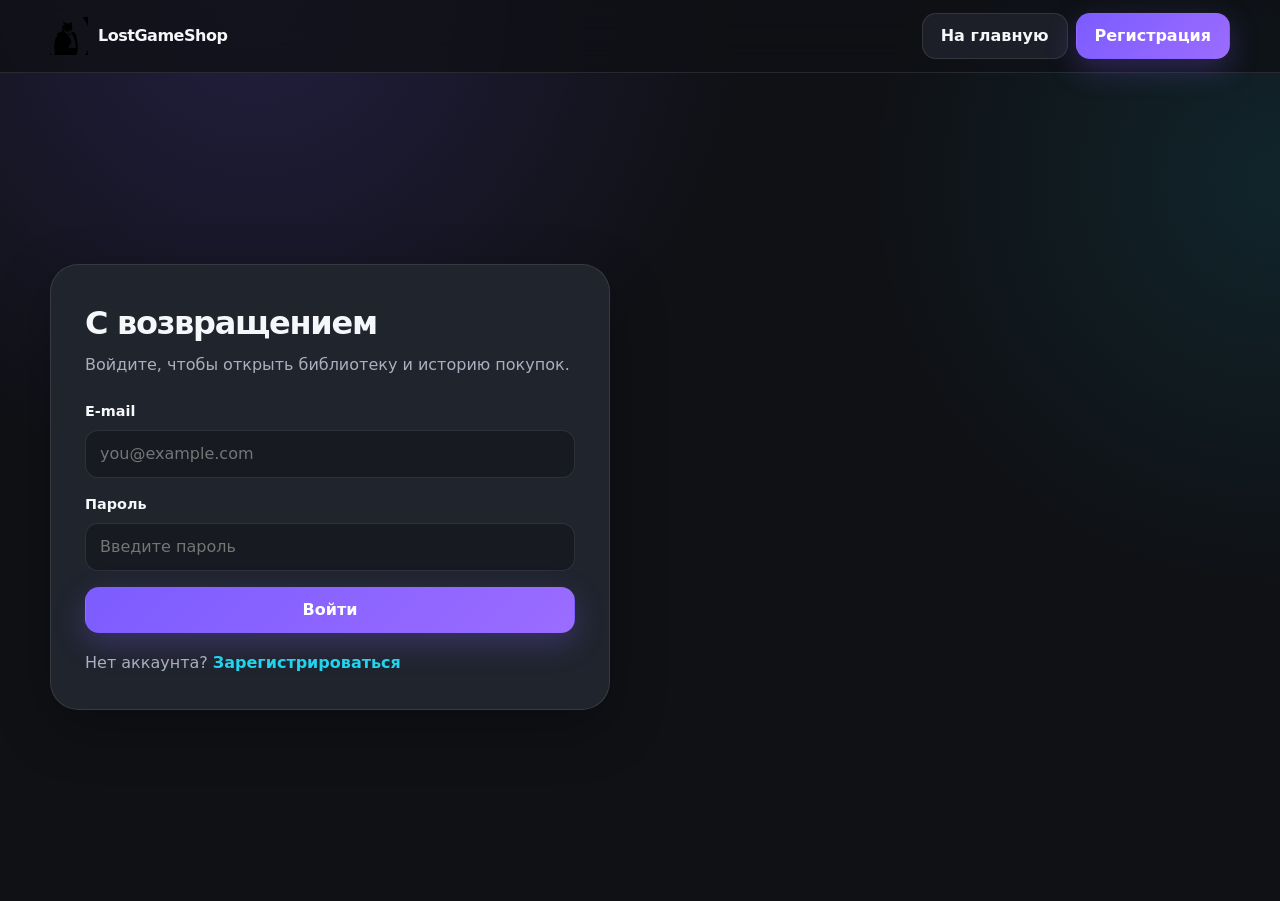
<file: LostGameShop_ready_with_media/LostGameShop_ready_with_media/login.html>
<!doctype html>
<html lang="ru">
    <head>
        <meta charset="utf-8">
        <meta name="viewport" content="width=device-width,initial-scale=1">
        <title>Вход — LostGameShop</title>
        <link rel="stylesheet" href="css/style.css">
    </head>
    <body>
        <header class="header">
            <div class="container header__inner">
                <a class="header__logo" href="index.html">
                    <img src="media/logo.svg" alt="Логотип">
                    <span>LostGameShop</span>
                </a>
                <div class="header__actions">
                    <a class="button button--ghost" href="index.html">На главную</a>
                    <a class="button button--primary" href="register.html">Регистрация</a>
                </div>
            </div>
        </header>
        <main class="auth">
            <div class="container">
                <section class="auth__card">
                    <h1 class="auth__title">С возвращением</h1>
                    <p class="auth__text">Войдите, чтобы открыть библиотеку и историю покупок.</p>
                    <form class="form" action="#" method="post">
                        <label class="form__field">
                            <span class="form__label">E-mail</span>
                            <input class="form__input" type="email" name="email" placeholder="you@example.com" required>
                        </label>
                        <label class="form__field">
                            <span class="form__label">Пароль</span>
                            <input class="form__input" type="password" name="password" placeholder="Введите пароль" required>
                        </label>
                        <button class="button button--primary button--wide" type="submit">Войти</button>
                    </form>
                    <p class="auth__text" style="margin-top:18px;margin-bottom:0">Нет аккаунта? <a class="auth__link" href="register.html">Зарегистрироваться</a>
                    </p>
                </section>
            </div>
        </main>
    </body>
</html>
</file>
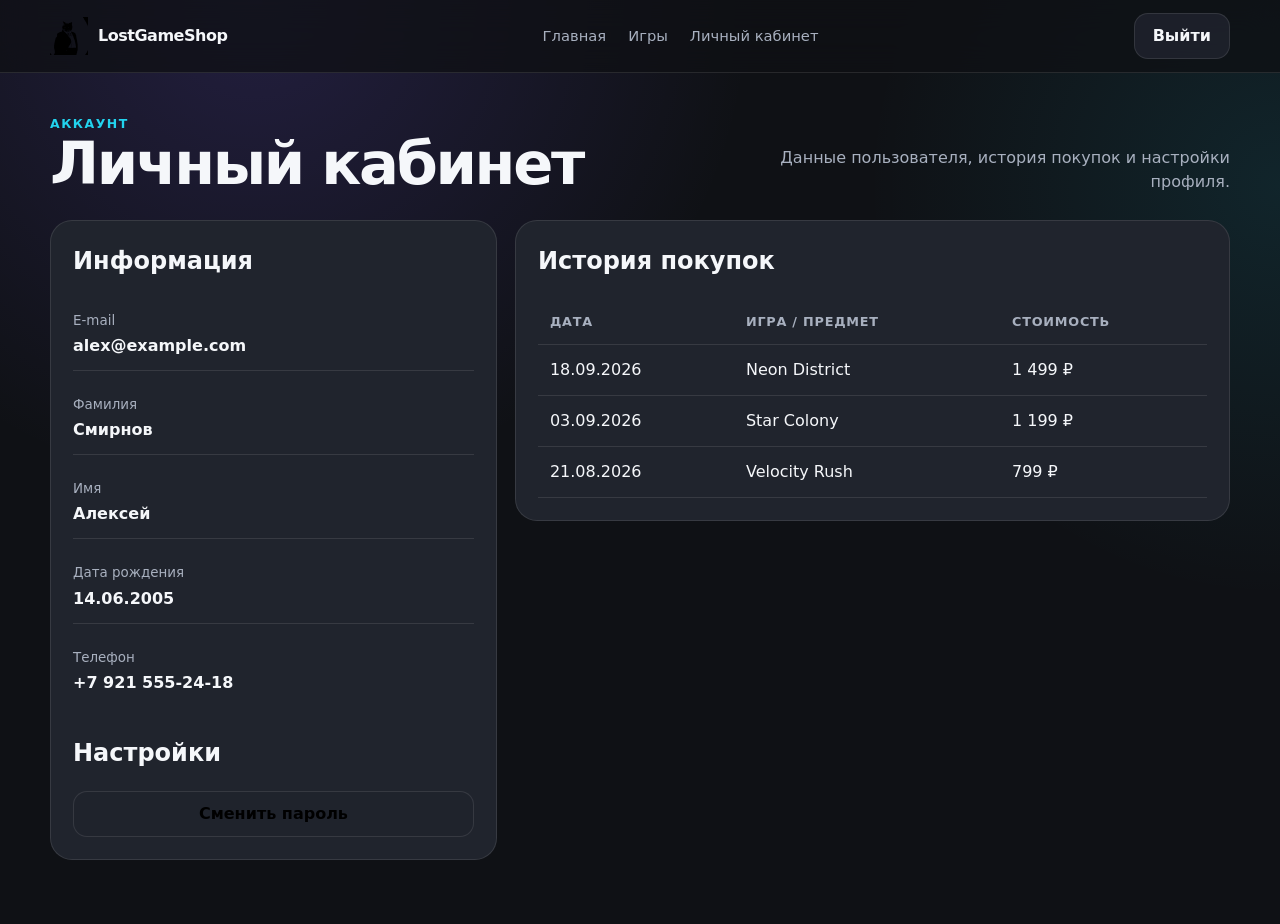
<file: LostGameShop_ready_with_media/LostGameShop_ready_with_media/profile.html>
<!doctype html>
<html lang="ru">
    <head>
        <meta charset="utf-8">
        <meta name="viewport" content="width=device-width,initial-scale=1">
        <title>Личный кабинет — LostGameShop</title>
        <link rel="stylesheet" href="css/style.css">
    </head>
    <body>
        <header class="header">
            <div class="container header__inner">
                <a class="header__logo" href="index.html">
                    <img src="media/logo.svg" alt="Логотип">
                    <span>LostGameShop</span>
                </a>
                <nav class="header__nav">
                    <a href="index.html">Главная</a>
                    <a href="index.html#games">Игры</a>
                    <a href="profile.html">Личный кабинет</a>
                </nav>
                <div class="header__actions">
                    <a class="button button--ghost" href="index.html">Выйти</a>
                </div>
            </div>
        </header>
        <main class="profile">
            <div class="container">
                <div class="section__head">
                    <div>
                        <div class="section__eyebrow">Аккаунт</div>
                        <h1 class="section__title">Личный кабинет</h1>
                    </div>
                    <p class="section__subtitle">Данные пользователя, история покупок и настройки профиля.</p>
                </div>
                <div class="profile__layout">
                    <aside class="profile__card">
                        <h2>Информация</h2>
                        <div class="profile__info">
                            <div class="profile__row">
                                <div class="profile__key">E-mail</div>
                                <div class="profile__value">alex@example.com</div>
                            </div>
                            <div class="profile__row">
                                <div class="profile__key">Фамилия</div>
                                <div class="profile__value">Смирнов</div>
                            </div>
                            <div class="profile__row">
                                <div class="profile__key">Имя</div>
                                <div class="profile__value">Алексей</div>
                            </div>
                            <div class="profile__row">
                                <div class="profile__key">Дата рождения</div>
                                <div class="profile__value">14.06.2005</div>
                            </div>
                            <div class="profile__row">
                                <div class="profile__key">Телефон</div>
                                <div class="profile__value">+7 921 555-24-18</div>
                            </div>
                        </div>
                        <h2 style="margin-top:28px">Настройки</h2>
                        <button class="button button--ghost button--wide" type="button">Сменить пароль</button>
                    </aside>
                    <section class="profile__card">
                        <h2>История покупок</h2>
                        <div class="table-wrap">
                            <table class="table">
                                <thead>
                                    <tr>
                                        <th>Дата</th>
                                        <th>Игра / предмет</th>
                                        <th>Стоимость</th>
                                    </tr>
                                </thead>
                                <tbody>
                                    <tr>
                                        <td>18.09.2026</td>
                                        <td>Neon District</td>
                                        <td>1 499 ₽</td>
                                    </tr>
                                    <tr>
                                        <td>03.09.2026</td>
                                        <td>Star Colony</td>
                                        <td>1 199 ₽</td>
                                    </tr>
                                    <tr>
                                        <td>21.08.2026</td>
                                        <td>Velocity Rush</td>
                                        <td>799 ₽</td>
                                    </tr>
                                </tbody>
                            </table>
                        </div>
                    </section>
                </div>
            </div>
        </main>
    </body>
</html>
</file>
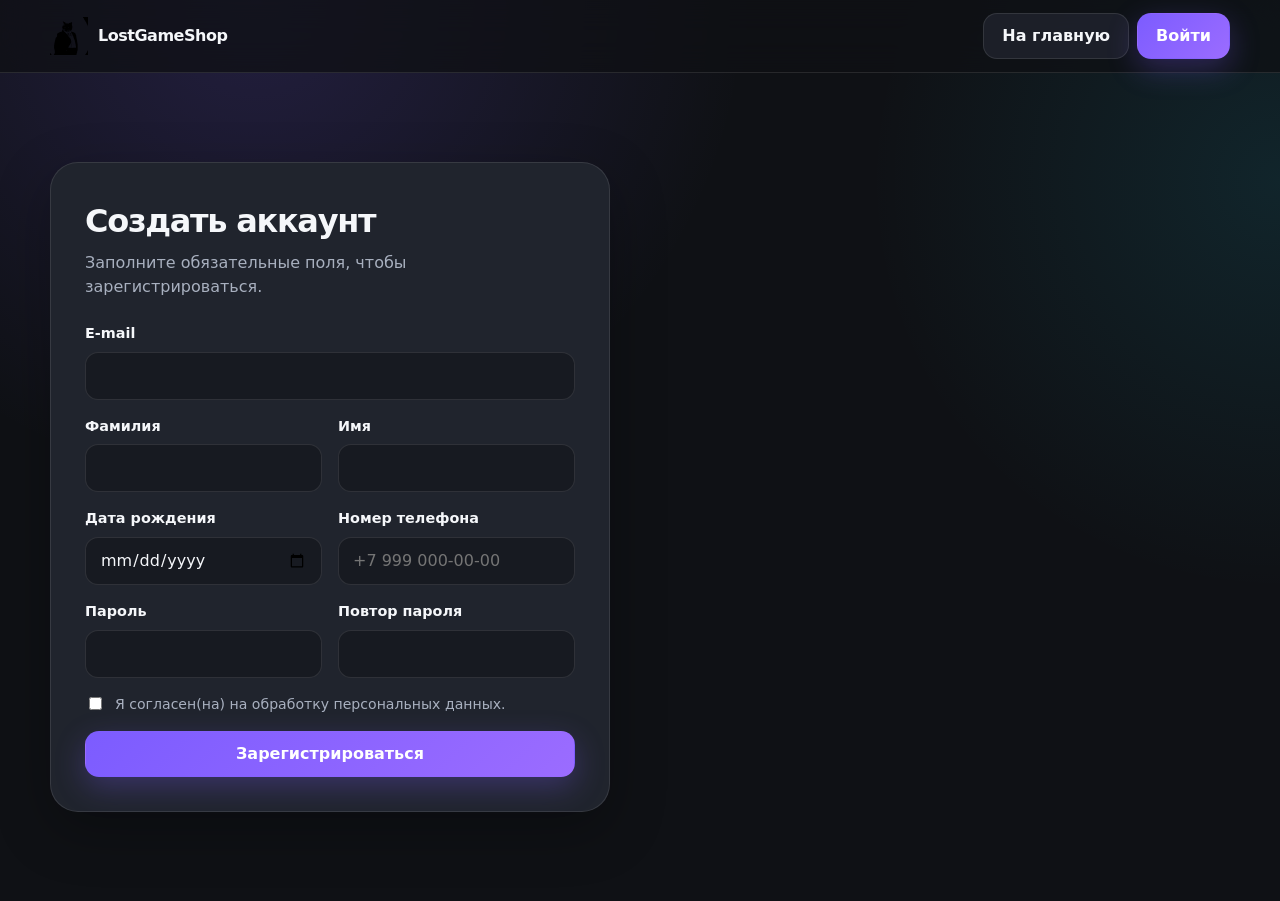
<file: LostGameShop_ready_with_media/LostGameShop_ready_with_media/register.html>
<!doctype html>
<html lang="ru">
    <head>
        <meta charset="utf-8">
        <meta name="viewport" content="width=device-width,initial-scale=1">
        <title>Регистрация — LostGameShop</title>
        <link rel="stylesheet" href="css/style.css">
    </head>
    <body>
        <header class="header">
            <div class="container header__inner">
                <a class="header__logo" href="index.html">
                    <img src="media/logo.svg" alt="Логотип">
                    <span>LostGameShop</span>
                </a>
                <div class="header__actions">
                    <a class="button button--ghost" href="index.html">На главную</a>
                    <a class="button button--primary" href="login.html">Войти</a>
                </div></div></header><main class="auth">
        <div class="container">
            <section class="auth__card">
                <h1 class="auth__title">Создать аккаунт</h1>
                <p class="auth__text">Заполните обязательные поля, чтобы зарегистрироваться.</p>
                <form class="form" action="#" method="post">
                    <label class="form__field">
                        <span class="form__label">E-mail</span>
                        <input class="form__input" type="email" name="email" required>
                    </label>
                    <div class="form__grid">
                        <label class="form__field">
                            <span class="form__label">Фамилия</span>
                            <input class="form__input" type="text" name="surname" required>
                        </label>
                        <label class="form__field">
                            <span class="form__label">Имя</span>
                            <input class="form__input" type="text" name="name" required>
                        </label></div><div class="form__grid">
                    <label class="form__field">
                        <span class="form__label">Дата рождения</span>
                        <input class="form__input" type="date" name="birthdate" required>
                    </label>
                    <label class="form__field">
                        <span class="form__label">Номер телефона</span>
                        <input class="form__input" type="tel" name="phone" placeholder="+7 999 000-00-00" required>
                    </label>
                    </div>
                    <div class="form__grid">
                        <label class="form__field">
                            <span class="form__label">Пароль</span>
                            <input class="form__input" type="password" name="password" minlength="6" required>
                        </label>
                        <label class="form__field">
                            <span class="form__label">Повтор пароля</span>
                            <input class="form__input" type="password" name="password_repeat" minlength="6" required>
                        </label>
                    </div>
                    <label class="form__check">
                        <input type="checkbox" name="personal_data" required>
                        <span>Я согласен(на) на обработку персональных данных.</span>
                    </label>
                    <button class="button button--primary button--wide" type="submit">Зарегистрироваться</button>
                </form></section></div></main></body></html>
</file>
<file: LostGameShop_ready_with_media/css/style.css>
/* LostGameShop — общие стили. БЭМ, mobile-first. */
:root {
  --bg: #0F1115;
  --surface: #20242D;
  --surface-2: #171A21;
  --text: #F5F7FA;
  --muted: #A8B0BF;
  --accent: #7c5cff;
  --accent-2: #22d3ee;
  --success: #22c55e;
  --border: rgba(255,255,255,.10);
  --shadow: 0 18px 55px rgba(0,0,0,.28);
  --radius: 22px;
  --container: 1180px;
}

* { box-sizing: border-box; }
html { scroll-behavior: smooth; }
body {
  margin: 0;
  min-width: 320px;
  font-family: Inter, ui-sans-serif, system-ui, -apple-system, BlinkMacSystemFont, "Segoe UI", sans-serif;
  color: var(--text);
  background:
    radial-gradient(circle at 20% 0%, rgba(124,92,255,.18), transparent 36%),
    radial-gradient(circle at 100% 20%, rgba(34,211,238,.10), transparent 28%),
    var(--bg);
  line-height: 1.5;
}
a { color: inherit; text-decoration: none; }
img { display: block; max-width: 100%; }
button, input { font: inherit; }

.page--light {
  --bg: #F4F6FA;
  --surface: #FFFFFF;
  --surface-2: #E9EDF3;
  --text: #171A21;
  --muted: #667085;
  --border: rgba(23,25,35,.10);
  --shadow: 0 18px 55px rgba(46,52,72,.12);
  background:
    radial-gradient(circle at 20% 0%, rgba(124,92,255,.12), transparent 36%),
    radial-gradient(circle at 100% 20%, rgba(34,211,238,.08), transparent 28%),
    var(--bg);
}

.container { width: min(calc(100% - 32px), var(--container)); margin-inline: auto; }
.section { padding: 56px 0; }
.section__head { display: flex; flex-direction: column; gap: 8px; margin-bottom: 26px; }
.section__eyebrow { color: var(--accent-2); font-weight: 800; letter-spacing: .12em; text-transform: uppercase; font-size: .78rem; }
.section__title { margin: 0; font-size: clamp(2rem, 7vw, 3.7rem); line-height: 1.02; letter-spacing: -.04em; }
.section__subtitle { margin: 0; color: var(--muted); max-width: 660px; }

.button { display: inline-flex; align-items: center; justify-content: center; gap: 8px; min-height: 46px; padding: 0 18px; border: 1px solid transparent; border-radius: 14px; font-weight: 800; cursor: pointer; transition: .2s ease; }
.button:hover { transform: translateY(-2px); }
.button--primary { color: white; background: linear-gradient(135deg, var(--accent), #9b6cff); box-shadow: 0 10px 30px rgba(124,92,255,.28); }
.button--ghost { border-color: var(--border); background: color-mix(in srgb, var(--surface) 86%, transparent); }
.button--wide { width: 100%; }

.header { position: sticky; top: 0; z-index: 20; border-bottom: 1px solid var(--border); backdrop-filter: blur(16px); background: color-mix(in srgb, var(--bg) 76%, transparent); }
.header__inner { min-height: 72px; display: flex; align-items: center; justify-content: space-between; gap: 14px; }
.header__logo { display: inline-flex; align-items: center; gap: 10px; font-weight: 900; letter-spacing: -.03em; }
.header__logo img { width: 38px; height: 38px; }
.header__nav { display: none; }
.header__actions { display: flex; gap: 8px; }
.header__actions .button:first-child { display: none; }

.hero { padding: 52px 0 34px; }
.hero__grid { display: grid; gap: 28px; }
.hero__copy { display: flex; flex-direction: column; align-items: flex-start; gap: 18px; }
.hero__badge { display: inline-flex; align-items: center; gap: 8px; padding: 7px 11px; border-radius: 999px; border: 1px solid var(--border); background: var(--surface); color: var(--muted); font-size: .86rem; }
.hero__badge::before { content: ""; width: 8px; height: 8px; border-radius: 50%; background: var(--success); box-shadow: 0 0 0 5px rgba(34,197,94,.12); }
.hero__title { margin: 0; font-size: clamp(2.8rem, 13vw, 6.5rem); line-height: .91; letter-spacing: -.07em; max-width: 980px; }
.hero__title span { color: transparent; background: linear-gradient(90deg, var(--accent), var(--accent-2)); -webkit-background-clip: text; background-clip: text; }
.hero__text { margin: 0; color: var(--muted); font-size: 1.04rem; max-width: 660px; }
.hero__buttons { display: flex; flex-wrap: wrap; gap: 10px; }
.hero__visual { min-height: 310px; border: 1px solid var(--border); border-radius: 30px; overflow: hidden; background: var(--surface); box-shadow: var(--shadow); position: relative; }
.hero__visual img { width: 100%; height: 100%; object-fit: cover; }

.benefits { display: grid; gap: 12px; }
.benefit { padding: 22px; border: 1px solid var(--border); border-radius: var(--radius); background: var(--surface); }
.benefit__icon { width: 44px; height: 44px; display: grid; place-items: center; border-radius: 13px; background: rgba(124,92,255,.14); font-size: 1.4rem; }
.benefit__title { margin: 16px 0 6px; font-size: 1.07rem; }
.benefit__text { margin: 0; color: var(--muted); font-size: .92rem; }

.games { display: grid; grid-template-columns: 1fr; gap: 16px; }
.game-card { overflow: hidden; border-radius: var(--radius); border: 1px solid var(--border); background: var(--surface); box-shadow: 0 10px 35px rgba(0,0,0,.12); transition: .2s ease; }
.game-card:hover { transform: translateY(-5px); border-color: rgba(124,92,255,.45); }
.game-card__image { aspect-ratio: 16/10; width: 100%; object-fit: cover; }
.game-card__body { padding: 18px; }
.game-card__top { display: flex; align-items: start; justify-content: space-between; gap: 12px; }
.game-card__title { margin: 0; font-size: 1.18rem; }
.game-card__price { font-weight: 900; white-space: nowrap; }
.game-card__meta { color: var(--muted); font-size: .86rem; margin: 7px 0 10px; }
.game-card__rating { color: #fbbf24; letter-spacing: 2px; }

.footer { border-top: 1px solid var(--border); margin-top: 36px; padding: 34px 0; }
.footer__grid { display: grid; gap: 24px; }
.footer__brand p, .footer__links { color: var(--muted); }
.footer__links { display: grid; gap: 9px; align-content: start; }
.footer__title { margin: 0 0 8px; color: var(--text); font-size: .92rem; text-transform: uppercase; letter-spacing: .08em; }

.auth { min-height: calc(100vh - 72px); display: grid; place-items: center; padding: 40px 0; }
.auth__card { width: min(100%, 560px); padding: 24px; border: 1px solid var(--border); border-radius: 28px; background: var(--surface); box-shadow: var(--shadow); }
.auth__title { margin: 0 0 6px; font-size: 2rem; letter-spacing: -.04em; }
.auth__text { margin: 0 0 24px; color: var(--muted); }
.form { display: grid; gap: 16px; }
.form__grid { display: grid; gap: 16px; }
.form__field { display: grid; gap: 7px; }
.form__label { font-size: .9rem; font-weight: 750; }
.form__input { width: 100%; min-height: 48px; padding: 0 14px; color: var(--text); background: var(--surface-2); border: 1px solid var(--border); border-radius: 13px; outline: none; }
.form__input:focus { border-color: var(--accent); box-shadow: 0 0 0 3px rgba(124,92,255,.12); }
.form__check { display: flex; align-items: flex-start; gap: 10px; color: var(--muted); font-size: .88rem; }
.auth__link { color: var(--accent-2); font-weight: 700; }

.profile { padding: 42px 0 64px; }
.profile__layout { display: grid; gap: 18px; }
.profile__card { padding: 22px; border: 1px solid var(--border); border-radius: var(--radius); background: var(--surface); }
.profile__card h2 { margin-top: 0; }
.profile__info { display: grid; gap: 12px; }
.profile__row { padding: 12px 0; border-bottom: 1px solid var(--border); }
.profile__row:last-child { border-bottom: 0; }
.profile__key { color: var(--muted); font-size: .84rem; }
.profile__value { font-weight: 750; margin-top: 3px; }
.table-wrap { overflow-x: auto; }
.table { width: 100%; border-collapse: collapse; min-width: 600px; }
.table th, .table td { padding: 13px 12px; text-align: left; border-bottom: 1px solid var(--border); }
.table th { color: var(--muted); font-size: .8rem; text-transform: uppercase; letter-spacing: .06em; }

/* Планшет: заметные структурные изменения: навигация, 2 колонки карточек, 3 колонки преимуществ. */
@media (min-width: 768px) {
  .container { width: min(calc(100% - 64px), var(--container)); }
  .section { padding: 76px 0; }
  .header__nav { display: flex; align-items: center; gap: 22px; color: var(--muted); font-size: .92rem; }
  .header__nav a:hover { color: var(--text); }
  .header__actions .button:first-child { display: inline-flex; }
  .hero { padding-top: 76px; }
  .hero__visual { min-height: 420px; }
  .benefits { grid-template-columns: repeat(3, 1fr); }
  .games { grid-template-columns: repeat(2, 1fr); }
  .footer__grid { grid-template-columns: 2fr 1fr 1fr; }
  .form__grid { grid-template-columns: 1fr 1fr; }
  .auth__card { padding: 34px; }
  .profile__layout { grid-template-columns: 1fr 1.6fr; align-items: start; }
}

/* Десктоп: hero становится двухколоночным, 4 карточки игр в ряд, увеличенные отступы и типографика. */
@media (min-width: 1200px) {
  .hero { padding: 96px 0 54px; }
  .hero__grid { grid-template-columns: 1.12fr .88fr; align-items: center; gap: 56px; }
  .hero__visual { min-height: 520px; }
  .games { grid-template-columns: repeat(4, 1fr); }
  .benefit { padding: 28px; }
  .section__head { flex-direction: row; justify-content: space-between; align-items: end; }
  .section__subtitle { max-width: 460px; text-align: right; }
}
</file>
<file: LostGameShop_ready_with_media/LostGameShop_ready_with_media/css/style.css>
/* LostGameShop — общие стили. БЭМ, mobile-first. */
:root {
  --bg: #0F1115;
  --surface: #20242D;
  --surface-2: #171A21;
  --text: #F5F7FA;
  --muted: #A8B0BF;
  --accent: #7c5cff;
  --accent-2: #22d3ee;
  --success: #22c55e;
  --border: rgba(255,255,255,.10);
  --shadow: 0 18px 55px rgba(0,0,0,.28);
  --radius: 22px;
  --container: 1180px;
}

* { box-sizing: border-box; }
html { scroll-behavior: smooth; }
body {
  margin: 0;
  min-width: 320px;
  font-family: Inter, ui-sans-serif, system-ui, -apple-system, BlinkMacSystemFont, "Segoe UI", sans-serif;
  color: var(--text);
  background:
    radial-gradient(circle at 20% 0%, rgba(124,92,255,.18), transparent 36%),
    radial-gradient(circle at 100% 20%, rgba(34,211,238,.10), transparent 28%),
    var(--bg);
  line-height: 1.5;
}
a { color: inherit; text-decoration: none; }
img { display: block; max-width: 100%; }
button, input { font: inherit; }

.page--light {
  --bg: #F4F6FA;
  --surface: #FFFFFF;
  --surface-2: #E9EDF3;
  --text: #171A21;
  --muted: #667085;
  --border: rgba(23,25,35,.10);
  --shadow: 0 18px 55px rgba(46,52,72,.12);
  background:
    radial-gradient(circle at 20% 0%, rgba(124,92,255,.12), transparent 36%),
    radial-gradient(circle at 100% 20%, rgba(34,211,238,.08), transparent 28%),
    var(--bg);
}

.container { width: min(calc(100% - 32px), var(--container)); margin-inline: auto; }
.section { padding: 56px 0; }
.section__head { display: flex; flex-direction: column; gap: 8px; margin-bottom: 26px; }
.section__eyebrow { color: var(--accent-2); font-weight: 800; letter-spacing: .12em; text-transform: uppercase; font-size: .78rem; }
.section__title { margin: 0; font-size: clamp(2rem, 7vw, 3.7rem); line-height: 1.02; letter-spacing: -.04em; }
.section__subtitle { margin: 0; color: var(--muted); max-width: 660px; }

.button { display: inline-flex; align-items: center; justify-content: center; gap: 8px; min-height: 46px; padding: 0 18px; border: 1px solid transparent; border-radius: 14px; font-weight: 800; cursor: pointer; transition: .2s ease; }
.button:hover { transform: translateY(-2px); }
.button--primary { color: white; background: linear-gradient(135deg, var(--accent), #9b6cff); box-shadow: 0 10px 30px rgba(124,92,255,.28); }
.button--ghost { border-color: var(--border); background: color-mix(in srgb, var(--surface) 86%, transparent); }
.button--wide { width: 100%; }

.header { position: sticky; top: 0; z-index: 20; border-bottom: 1px solid var(--border); backdrop-filter: blur(16px); background: color-mix(in srgb, var(--bg) 76%, transparent); }
.header__inner { min-height: 72px; display: flex; align-items: center; justify-content: space-between; gap: 14px; }
.header__logo { display: inline-flex; align-items: center; gap: 10px; font-weight: 900; letter-spacing: -.03em; }
.header__logo img { width: 38px; height: 38px; }
.header__nav { display: none; }
.header__actions { display: flex; gap: 8px; }
.header__actions .button:first-child { display: none; }

.hero { padding: 52px 0 34px; }
.hero__grid { display: grid; gap: 28px; }
.hero__copy { display: flex; flex-direction: column; align-items: flex-start; gap: 18px; }
.hero__badge { display: inline-flex; align-items: center; gap: 8px; padding: 7px 11px; border-radius: 999px; border: 1px solid var(--border); background: var(--surface); color: var(--muted); font-size: .86rem; }
.hero__badge::before { content: ""; width: 8px; height: 8px; border-radius: 50%; background: var(--success); box-shadow: 0 0 0 5px rgba(34,197,94,.12); }
.hero__title { margin: 0; font-size: clamp(2.8rem, 13vw, 6.5rem); line-height: .91; letter-spacing: -.07em; max-width: 980px; }
.hero__title span { color: transparent; background: linear-gradient(90deg, var(--accent), var(--accent-2)); -webkit-background-clip: text; background-clip: text; }
.hero__text { margin: 0; color: var(--muted); font-size: 1.04rem; max-width: 660px; }
.hero__buttons { display: flex; flex-wrap: wrap; gap: 10px; }
.hero__visual { min-height: 310px; border: 1px solid var(--border); border-radius: 30px; overflow: hidden; background: var(--surface); box-shadow: var(--shadow); position: relative; }
.hero__visual img { width: 100%; height: 100%; object-fit: cover; }

.benefits { display: grid; gap: 12px; }
.benefit { padding: 22px; border: 1px solid var(--border); border-radius: var(--radius); background: var(--surface); }
.benefit__icon { width: 44px; height: 44px; display: grid; place-items: center; border-radius: 13px; background: rgba(124,92,255,.14); font-size: 1.4rem; }
.benefit__title { margin: 16px 0 6px; font-size: 1.07rem; }
.benefit__text { margin: 0; color: var(--muted); font-size: .92rem; }

.games { display: grid; grid-template-columns: 1fr; gap: 16px; }
.game-card { overflow: hidden; border-radius: var(--radius); border: 1px solid var(--border); background: var(--surface); box-shadow: 0 10px 35px rgba(0,0,0,.12); transition: .2s ease; }
.game-card:hover { transform: translateY(-5px); border-color: rgba(124,92,255,.45); }
.game-card__image { aspect-ratio: 16/10; width: 100%; object-fit: cover; }
.game-card__body { padding: 18px; }
.game-card__top { display: flex; align-items: start; justify-content: space-between; gap: 12px; }
.game-card__title { margin: 0; font-size: 1.18rem; }
.game-card__price { font-weight: 900; white-space: nowrap; }
.game-card__meta { color: var(--muted); font-size: .86rem; margin: 7px 0 10px; }
.game-card__rating { color: #fbbf24; letter-spacing: 2px; }

.visually-hidden {
position: absolute;
width: 1px;
height: 1px;
padding: 0;
margin: -1px;
overflow: hidden;
clip: rect(0, 0, 0, 0);
white-space: nowrap;
border: 0;
}

.footer { border-top: 1px solid var(--border); margin-top: 36px; padding: 34px 0; }
.footer__grid { display: grid; gap: 24px; }
.footer__brand p, .footer__links { color: var(--muted); }
.footer__links { display: grid; gap: 9px; align-content: start; }
.footer__title { margin: 0 0 8px; color: var(--text); font-size: .92rem; text-transform: uppercase; letter-spacing: .08em; }

.auth { min-height: calc(100vh - 72px); display: grid; place-items: center; padding: 40px 0; }
.auth__card { width: min(100%, 560px); padding: 24px; border: 1px solid var(--border); border-radius: 28px; background: var(--surface); box-shadow: var(--shadow); }
.auth__title { margin: 0 0 6px; font-size: 2rem; letter-spacing: -.04em; }
.auth__text { margin: 0 0 24px; color: var(--muted); }
.form { display: grid; gap: 16px; }
.form__grid { display: grid; gap: 16px; }
.form__field { display: grid; gap: 7px; }
.form__label { font-size: .9rem; font-weight: 750; }
.form__input { width: 100%; min-height: 48px; padding: 0 14px; color: var(--text); background: var(--surface-2); border: 1px solid var(--border); border-radius: 13px; outline: none; }
.form__input:focus { border-color: var(--accent); box-shadow: 0 0 0 3px rgba(124,92,255,.12); }
.form__check { display: flex; align-items: flex-start; gap: 10px; color: var(--muted); font-size: .88rem; }
.auth__link { color: var(--accent-2); font-weight: 700; }

.profile { padding: 42px 0 64px; }
.profile__layout { display: grid; gap: 18px; }
.profile__card { padding: 22px; border: 1px solid var(--border); border-radius: var(--radius); background: var(--surface); }
.profile__card h2 { margin-top: 0; }
.profile__info { display: grid; gap: 12px; }
.profile__row { padding: 12px 0; border-bottom: 1px solid var(--border); }
.profile__row:last-child { border-bottom: 0; }
.profile__key { color: var(--muted); font-size: .84rem; }
.profile__value { font-weight: 750; margin-top: 3px; }
.table-wrap { overflow-x: auto; }
.table { width: 100%; border-collapse: collapse; min-width: 600px; }
.table th, .table td { padding: 13px 12px; text-align: left; border-bottom: 1px solid var(--border); }
.table th { color: var(--muted); font-size: .8rem; text-transform: uppercase; letter-spacing: .06em; }

/* Планшет: заметные структурные изменения: навигация, 2 колонки карточек, 3 колонки преимуществ. */
@media (min-width: 768px) {
  .container { width: min(calc(100% - 64px), var(--container)); }
  .section { padding: 76px 0; }
  .header__nav { display: flex; align-items: center; gap: 22px; color: var(--muted); font-size: .92rem; }
  .header__nav a:hover { color: var(--text); }
  .header__actions .button:first-child { display: inline-flex; }
  .hero { padding-top: 76px; }
  .hero__visual { min-height: 420px; }
  .benefits { grid-template-columns: repeat(3, 1fr); }
  .games { grid-template-columns: repeat(2, 1fr); }
  .footer__grid { grid-template-columns: 2fr 1fr 1fr; }
  .form__grid { grid-template-columns: 1fr 1fr; }
  .auth__card { padding: 34px; }
  .profile__layout { grid-template-columns: 1fr 1.6fr; align-items: start; }
}

/* Десктоп: hero становится двухколоночным, 4 карточки игр в ряд, увеличенные отступы и типографика. */
@media (min-width: 1200px) {
  .hero { padding: 96px 0 54px; }
  .hero__grid { grid-template-columns: 1.12fr .88fr; align-items: center; gap: 56px; }
  .hero__visual { min-height: 520px; }
  .games { grid-template-columns: repeat(4, 1fr); }
  .benefit { padding: 28px; }
  .section__head { flex-direction: row; justify-content: space-between; align-items: end; }
  .section__subtitle { max-width: 460px; text-align: right; }
}
</file>
